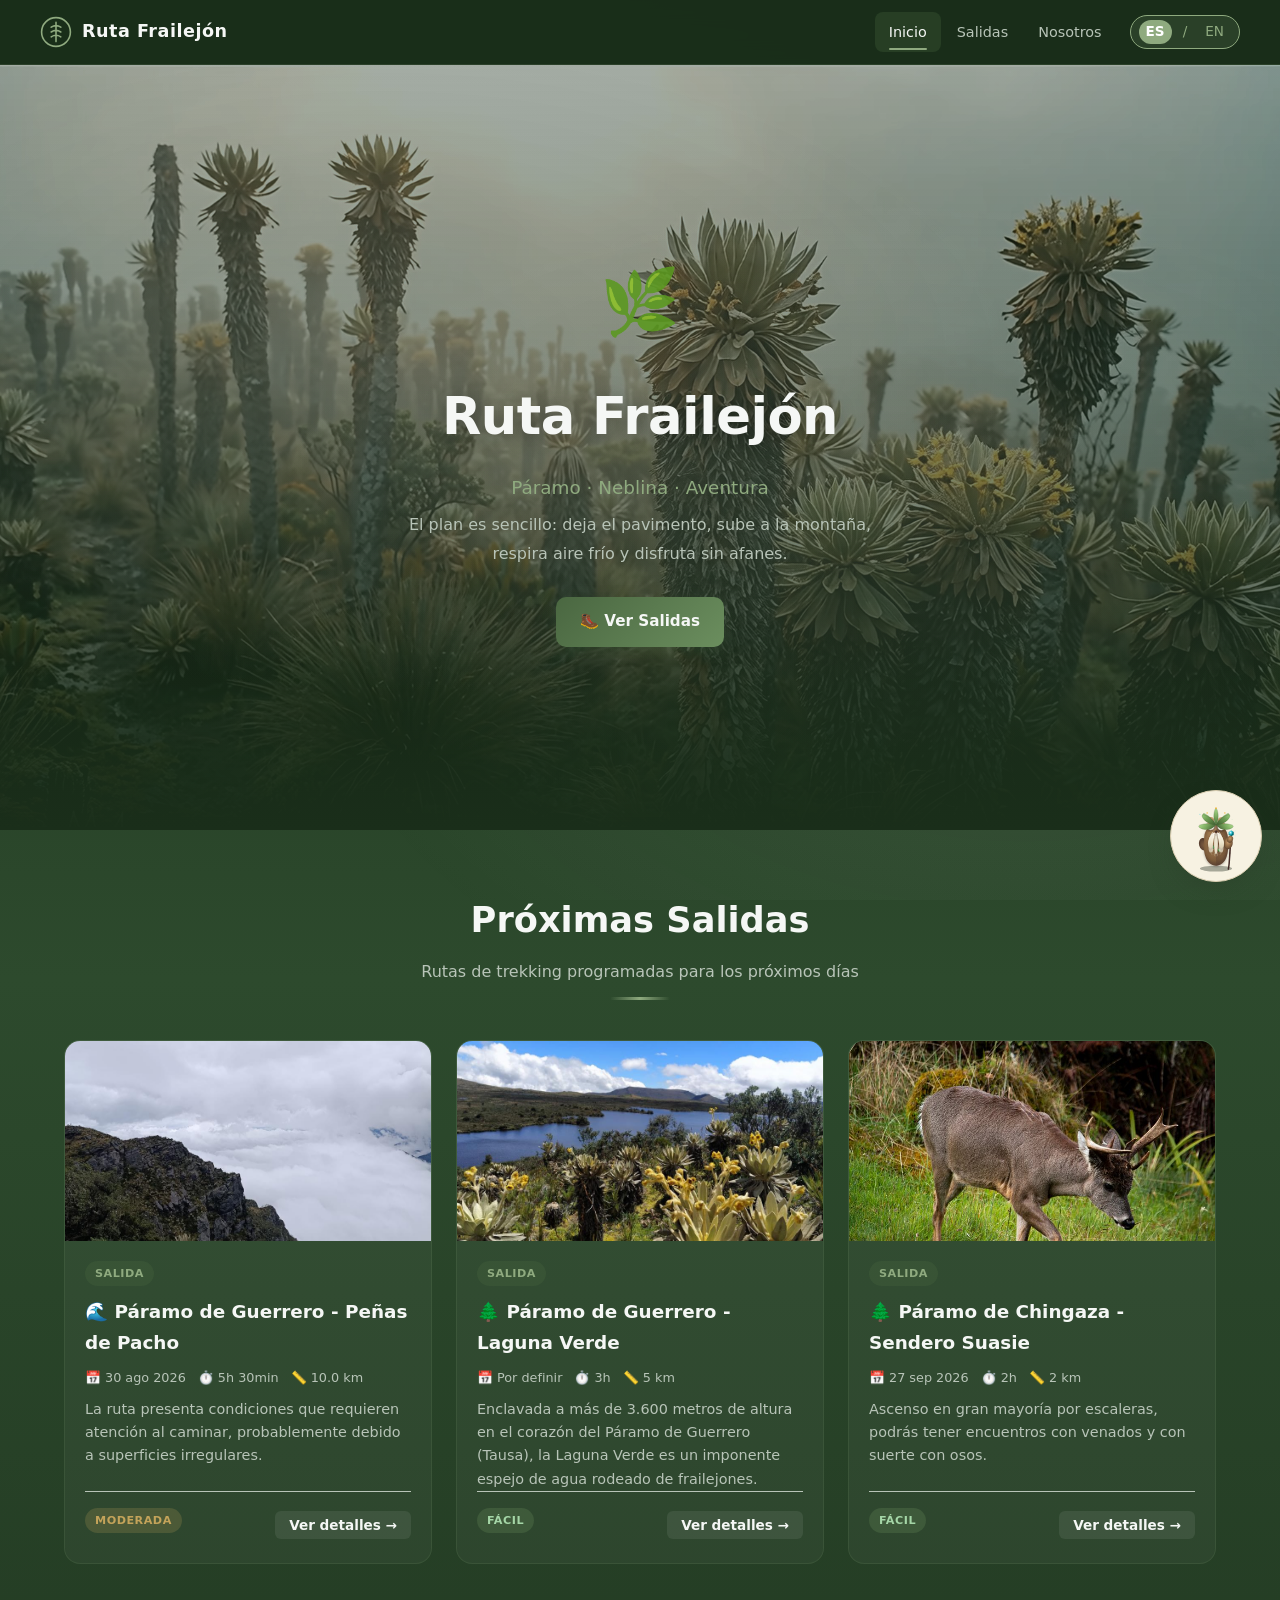
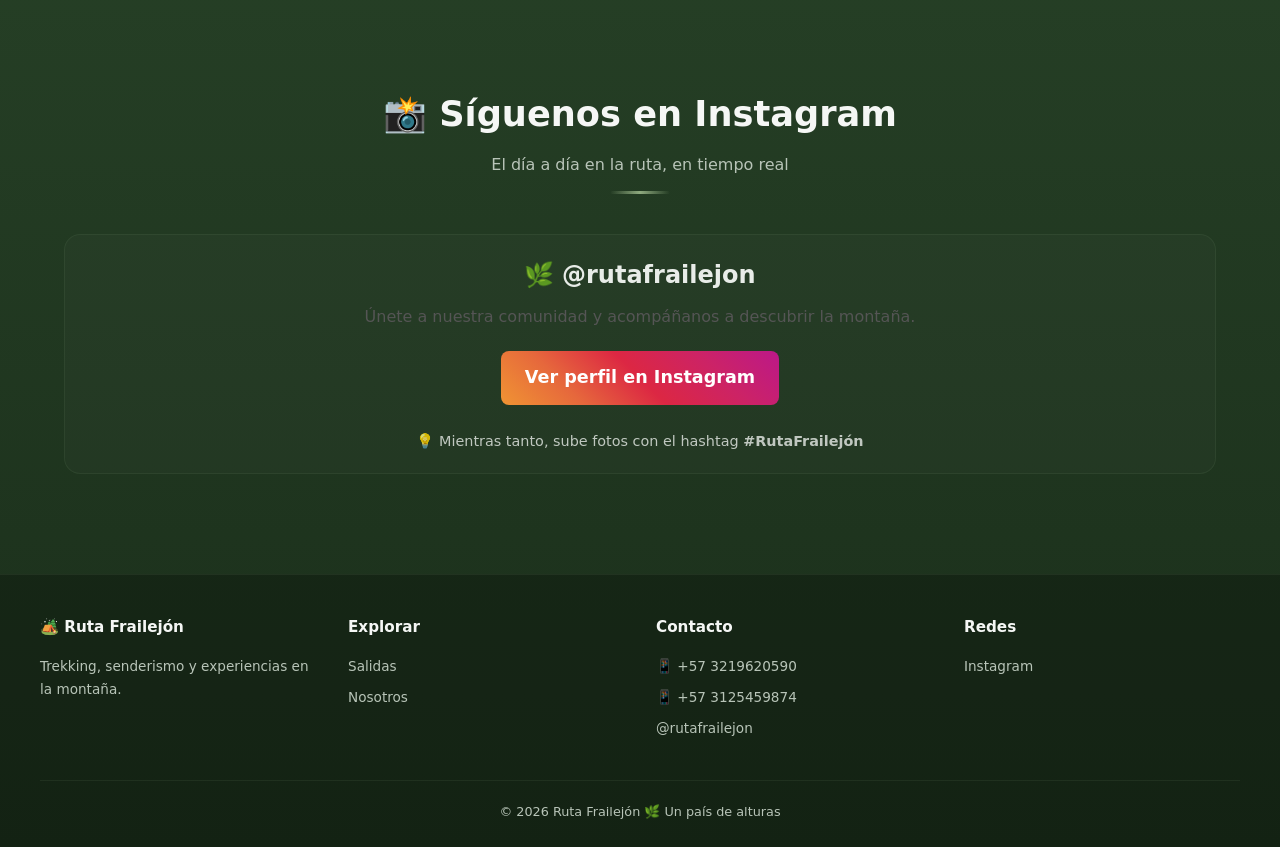
<file: index.html>
<!DOCTYPE html>
<html lang="es">
<head>
  <meta charset="UTF-8">
  <meta name="viewport" content="width=device-width, initial-scale=1.0">
  <title data-i18n="title">Ruta Frailejón — Páramo, Neblina y Aventura</title>
  <meta name="description" data-i18n="meta_desc" content="salidas de trekking, actividades al aire libre y experiencias en la naturaleza">
  <link rel="stylesheet" href="/assets/css/style.css">
  <link rel="icon" type="image/svg+xml" href="/assets/icons/frailejon-icon.svg">
  <script src="https://identity.netlify.com/v1/netlify-identity-widget.js"></script>
  <style>
    /* ==========================================
       TOGGLE DE IDIOMA
       ========================================== */
    .lang-toggle {
      display: flex;
      align-items: center;
      gap: 4px;
      background: rgba(143, 170, 127, 0.15);
      border: 1px solid #8faa7f;
      border-radius: 20px;
      padding: 4px 8px;
      cursor: pointer;
      font-family: inherit;
      font-size: 0.85rem;
      color: #8faa7f;
      transition: all 0.3s ease;
      margin-left: 12px;
      flex-shrink: 0;
    }
    .lang-toggle:hover {
      background: rgba(143, 170, 127, 0.3);
    }
    .lang-toggle span {
      padding: 2px 7px;
      border-radius: 12px;
      transition: all 0.3s ease;
      line-height: 1.4;
    }
    .lang-toggle .active-lang {
      background: #8faa7f;
      color: #fff;
      font-weight: 600;
    }

    /* ==========================================
       NAVEGACIÓN
       ========================================== */
    .nav-links {
      display: flex;
      align-items: center;
      list-style: none;
      margin: 0;
      padding: 0;
      gap: 2px;
    }
    .nav-links li {
      display: flex;
      align-items: center;
    }
    .nav-links li a {
      padding: 8px 14px;
      border-radius: 8px;
      transition: background 0.2s ease;
      white-space: nowrap;
    }

    /* ==========================================
       MENÚ MÓVIL
       ========================================== */
    @media (max-width: 768px) {
      .nav-container {
        position: relative;
      }
      .nav-links {
        position: absolute;
        top: 100%;
        left: 0;
        right: 0;
        background: rgba(18, 28, 18, 0.98);
        backdrop-filter: blur(12px);
        flex-direction: column;
        align-items: stretch;
        padding: 12px 20px 20px;
        gap: 2px;
        border-top: 1px solid rgba(143, 170, 127, 0.15);
        transform: translateY(-10px);
        opacity: 0;
        pointer-events: none;
        transition: all 0.3s ease;
        z-index: 999;
        display: flex !important;
      }
      .nav-links.activo,
      .nav-links.open,
      .nav-links.show {
        transform: translateY(0);
        opacity: 1;
        pointer-events: auto;
      }
      .nav-links li {
        width: 100%;
        justify-content: center;
      }
      .nav-links li a {
        display: block;
        width: 100%;
        padding: 14px 16px;
        text-align: center;
        font-size: 1.1rem;
      }
      .nav-links li a.active {
        background: rgba(143, 170, 127, 0.15);
      }
      .lang-toggle-li {
        justify-content: center;
        margin-top: 8px;
        padding-top: 8px;
        border-top: 1px solid rgba(143, 170, 127, 0.1);
      }
      .lang-toggle {
        margin-left: 0;
        font-size: 1rem;
        padding: 6px 12px;
        gap: 6px;
      }
      .lang-toggle span {
        padding: 4px 10px;
        border-radius: 14px;
      }
    }
  </style>
  <base target="_blank">
<base target="_blank">
</head>
<body>
  <!-- Navegación -->
  <nav class="navbar">
    <div class="nav-container">
      <a href="/" class="nav-logo" target="_self">
        <svg viewBox="0 0 40 40" fill="none" xmlns="http://www.w3.org/2000/svg">
          <circle cx="20" cy="20" r="18" stroke="#8faa7f" stroke-width="2" fill="none"/>
          <path d="M20 8 L20 32 M14 14 Q20 10 26 14 M14 20 Q20 16 26 20 M14 26 Q20 22 26 26" stroke="#8faa7f" stroke-width="2" stroke-linecap="round"/>
        </svg>
        Ruta Frailejón
      </a>
      <ul class="nav-links" id="navLinks">
        <li><a href="/" class="active" data-i18n="nav_inicio" target="_self">Inicio</a></li>
        <li><a href="#salidas" data-i18n="nav_salidas" target="_self">Salidas</a></li>
        <li><a href="/nosotros.html" data-i18n="nav_nosotros" target="_self">Nosotros</a></li>
        <li class="lang-toggle-li">
          <button class="lang-toggle" id="langToggle" onclick="toggleLanguage()" aria-label="Cambiar idioma">
            <span id="langEs" class="active-lang">ES</span>
            <span>/</span>
            <span id="langEn">EN</span>
          </button>
        </li>
      </ul>
      <button class="nav-mobile-btn" onclick="toggleMenu()" aria-label="Abrir menú">☰</button>
    </div>
  </nav>

  <!-- Hero -->
  <header class="hero hero-video">
    <div class="hero-video-container">
      <video autoplay muted loop playsinline preload="auto" poster="/assets/images/portada_rt.png">
        <source src="/assets/videos/portada_rf.webm" type="video/webm">
      </video>
      <div class="hero-video-overlay"></div>
    </div>
    <div class="hero-content">
      <div class="hero-icon">🌿</div>
      <h1>Ruta Frailejón</h1>
      <p class="hero-subtitle" data-i18n="hero_subtitle">Páramo · Neblina · Aventura</p>
      <p class="hero-desc" data-i18n="hero_desc">
        El plan es sencillo: deja el pavimento, sube a la montaña, respira aire frío y disfruta sin afanes.
      </p>
      <div class="hero-btns">
        <a href="#salidas" class="btn btn-primary" data-i18n="btn_ver_salidas" target="_self">🥾 Ver Salidas</a>
      </div>
    </div>
  </header>

  <!-- Próximas Salidas Destacadas -->
  <section class="section" id="salidas">
    <div class="section-header">
      <h2 data-i18n="titulo_salidas">Próximas Salidas</h2>
      <p data-i18n="desc_salidas">Rutas de trekking programadas para los próximos días</p>
      <div class="section-divider"></div>
    </div>
    <div class="cards-grid" id="salidasContainer">

      <!-- Card 1: Peñas de Pacho -->
      <div class="card">
        <img src="/assets/images/peñas_pacho.jpg" alt="Peñas de Pacho" class="card-image">
        <div class="card-body">
          <span class="card-tag tag-salida" data-i18n="tag_salida">Salida</span>
          <h3>🌊 <span data-i18n="ruta_pacho">Páramo de Guerrero - Peñas de Pacho</span></h3>
          <div class="card-meta">
            <span>📅 <span data-i18n="fecha_pacho">30 Ago 2026</span></span>
            <span>⏱️ 5h 30min</span>
            <span>📏 10.0 km</span>
          </div>
          <p data-i18n="desc_pacho">La ruta presenta condiciones que requieren atención al caminar, probablemente debido a superficies irregulares.</p>
          <div class="card-footer">
            <span class="card-tag tag-moderada" data-i18n="tag_moderada">Moderada</span>
            <button class="btn btn-small btn-secondary" onclick="openModal('Peñas de Pacho', '573219620590')" data-i18n="btn_detalles">Ver detalles →</button>
          </div>
        </div>
      </div>

      <!-- Card 2: Laguna Verde -->
      <div class="card">
        <img src="/assets/images/laguna_verde.jpeg" alt="Laguna Verde" class="card-image">
        <div class="card-body">
          <span class="card-tag tag-salida" data-i18n="tag_salida">Salida</span>
          <h3>🌲 <span data-i18n="ruta_verde">Páramo de Guerrero - Laguna Verde</span></h3>
          <div class="card-meta">
            <span>📅 <span data-i18n="fecha_verde">13 sep 2026</span></span>
            <span>⏱️ 3h</span>
            <span>📏 5 km</span>
          </div>
          <p data-i18n="desc_verde">Enclavada a más de 3.600 metros de altura en el corazón del Páramo de Guerrero (Tausa), la Laguna Verde es un imponente espejo de agua rodeado de frailejones.</p>
          <div class="card-footer">
            <span class="card-tag tag-facil" data-i18n="tag_facil">Moderado</span>
            <button class="btn btn-small btn-secondary" onclick="openModal('Laguna Verde', '573219620590')" data-i18n="btn_detalles">Ver detalles →</button>
          </div>
        </div>
      </div>

      <!-- Card 3: Sendero Suasie - Paramo de chingaza -->
      <div class="card">
        <img src="/assets/images/suasie.jpg" alt="Sendero Suasie" class="card-image">
        <div class="card-body">
          <span class="card-tag tag-salida" data-i18n="tag_salida">Salida</span>
          <h3>🌲 <span data-i18n="ruta_suasie">Paramo de chingaza - Sendero Suasie</span></h3>
          <div class="card-meta">
            <span>📅 <span data-i18n="fecha_suasie">27 sep 2026</span></span>
            <span>⏱️ 2h</span>
            <span>📏 2 km</span>
          </div>
          <p data-i18n="desc_suasie">Ascenso en gran mayoria por escaleras, podras tener encuentros con venados y con suerte con osos.</p>
          <div class="card-footer">
            <span class="card-tag tag-facil" data-i18n="tag_facil">Fácil</span>
            <button class="btn btn-small btn-secondary" onclick="openModal('Sendero Suasie', '573219620590')" data-i18n="btn_detalles">Ver detalles →</button>
          </div>
        </div>
      </div>

    </div>
  </section>

  <!-- Instagram Feed -->
  <section class="section">
      <div class="section-header">
        <h2 data-i18n="titulo_instagram">📸 Síguenos en Instagram</h2>
        <p data-i18n="desc_instagram">El día a día en la ruta, en tiempo real</p>
        <div class="section-divider"></div>
      </div>
      
      <div class="instagram-section" style="text-align: center; padding: 20px;">
        <div class="instagram-cta">
          <p style="font-size: 1.5rem; margin-bottom: 8px;">🌿 <strong>@rutafrailejon</strong></p>
          <p style="margin-bottom: 20px; color: #555;" data-i18n="invitacion_instagram">
            Únete a nuestra comunidad y acompáñanos a descubrir la montaña.
          </p>
          
          <a href="https://www.instagram.com/rutafrailejon/" target="_blank" rel="noopener noreferrer" style="display: inline-block; padding: 12px 24px; background: linear-gradient(45deg, #f09433 0%, #e6683c 25%, #dc2743 50%, #cc2366 75%, #bc1888 100%); color: white; text-decoration: none; border-radius: 8px; font-weight: bold; font-size: 1.1rem; transition: transform 0.2s;">
            Ver perfil en Instagram
          </a>
  
          <p style="margin-top: 24px; font-size: 0.9rem; opacity: 0.8;" data-i18n="hint_instagram">
            💡 Mientras tanto, sube tus fotos en la ruta con el hashtag <b>#RutaFrailejón</b>
          </p>
        </div>
      </div>
    </section>

  <!-- Footer -->
  <footer class="footer">
    <div class="footer-content">
      <div class="footer-col">
        <h4>🏕️ Ruta Frailejón</h4>
        <p data-i18n="footer_desc">Trekking, senderismo y experiencias en la montaña.</p>
      </div>
      <div class="footer-col">
        <h4 data-i18n="footer_explorar">Explorar</h4>
        <a href="#salidas" data-i18n="nav_salidas" target="_self">Salidas</a>
        <a href="/nosotros.html" data-i18n="nav_nosotros" target="_self">Nosotros</a>
      </div>
      <div class="footer-col">
        <h4 data-i18n="footer_contacto">Contacto</h4>
        <p>📱 +57 3219620590</p>
        <p>📱 +57 3125459874</p>
        <p> @rutafrailejon </p>
      </div>
      <div class="footer-col">
        <h4 data-i18n="footer_redes">Redes</h4>
        <a href="https://www.instagram.com/RutaFrailejon" target="_blank">Instagram</a>
      </div>
    </div>
    <div class="footer-bottom">
      <p data-i18n="footer_copy">© 2026 Ruta Frailejón 🌿 Un país de alturas</p>
    </div>
  </footer>

  <!-- Modal de Detalles -->
  <div id="detalleModal" class="modal-overlay">
    <div class="modal-box">
      <button class="modal-close" onclick="closeModal()">✕</button>
      <div class="modal-icon">🥾</div>
      <h3 id="modalTitulo" class="modal-titulo"></h3>
      <p class="modal-subtitulo" data-i18n="modal_subtitulo">¿Cómo quieres conocer más de esta salida?</p>

      <div class="modal-botones">
        <a id="modalInstagram" href="#" target="_blank" class="btn-modal btn-instagram" data-i18n="btn_instagram">
          📸 Ver en Instagram
        </a>
        <a id="modalWhatsapp" href="#" target="_blank" class="btn-modal btn-whatsapp" data-i18n="btn_whatsapp">
          💬 Escribir por WhatsApp
        </a>
      </div>

      <p class="modal-nota" data-i18n="modal_nota">Se abrirá en una nueva pestaña</p>
    </div>
  </div>

  <script src="/assets/js/main.js"></script>
  <script>
    // ==========================================
    // SISTEMA DE TRADUCCIÓN BILINGÜE
    // ==========================================
    const translations = {
      es: {
        title: "Ruta Frailejón — Páramo, Neblina y Aventura",
        meta_desc: "salidas de trekking, actividades al aire libre y experiencias en la naturaleza",
        nav_inicio: "Inicio",
        nav_salidas: "Salidas",
        nav_nosotros: "Nosotros",
        hero_subtitle: "Páramo · Neblina · Aventura",
        hero_desc: "El plan es sencillo: deja el pavimento, sube a la montaña, respira aire frío y disfruta sin afanes.",
        btn_ver_salidas: "🥾 Ver Salidas",
        titulo_salidas: "Próximas Salidas",
        desc_salidas: "Rutas de trekking programadas para los próximos días",
        tag_salida: "Salida",
        
        // --- Traducciones actualizadas para las salidas ---
        ruta_pacho: "Páramo de Guerrero - Peñas de Pacho",
        fecha_pacho: "30 ago 2026",
        desc_pacho: "La ruta presenta condiciones que requieren atención al caminar, probablemente debido a superficies irregulares.",
        
        ruta_verde: "Páramo de Guerrero - Laguna Verde",
        fecha_verde: "Por definir",
        desc_verde: "Enclavada a más de 3.600 metros de altura en el corazón del Páramo de Guerrero (Tausa), la Laguna Verde es un imponente espejo de agua rodeado de frailejones.",

        ruta_suasie: "Páramo de Chingaza - Sendero Suasie",
        fecha_suasie: "27 sep 2026",
        desc_suasie: "Ascenso en gran mayoría por escaleras, podrás tener encuentros con venados y con suerte con osos.",
        // ------------------------------------------------
        
        tag_moderada: "Moderada",
        tag_facil: "Fácil",
        btn_detalles: "Ver detalles →",
        titulo_instagram: "📸 Síguenos en Instagram",
        desc_instagram: "El día a día en la ruta, en tiempo real",
        invitacion_instagram: "Únete a nuestra comunidad y acompáñanos a descubrir la montaña.",
        hint_instagram: '💡 Mientras tanto, sube fotos con el hashtag <b>#RutaFrailejón</b>',
        footer_desc: "Trekking, senderismo y experiencias en la montaña.",
        footer_explorar: "Explorar",
        footer_contacto: "Contacto",
        footer_redes: "Redes",
        footer_copy: "© 2026 Ruta Frailejón 🌿 Un país de alturas",
        modal_subtitulo: "¿Cómo quieres conocer más de esta salida?",
        btn_instagram: "📸 Ver en Instagram",
        btn_whatsapp: "💬 Escribir por WhatsApp",
        modal_nota: "Se abrirá en una nueva pestaña",
        
        // --- Mensajes para el botón de WhatsApp ---
        msg_pacho: "Hola Ruta Frailejón, quiero más info sobre la salida a Peñas de Pacho 🌊",
        msg_verde: "Hola Ruta Frailejón, quiero más info sobre la salida a Laguna Verde 🌲",
        msg_Suasie: "Hola Ruta Frailejón, quiero más info sobre la salida a Sendero Suasie 🌲"
      },
      en: {
        title: "Ruta Frailejón — Páramo, Mist & Adventure",
        meta_desc: "trekking outings, outdoor activities and nature experiences",
        nav_inicio: "Home",
        nav_salidas: "Outings",
        nav_nosotros: "About Us",
        hero_subtitle: "Páramo · Mist · Adventure",
        hero_desc: "The plan is simple: leave the pavement, climb the mountain, breathe cold air and enjoy without rush.",
        btn_ver_salidas: "🥾 See Outings",
        titulo_salidas: "Upcoming Outings",
        desc_salidas: "Scheduled trekking routes for the coming days",
        tag_salida: "Outing",
        
        // --- Traducciones actualizadas para las salidas ---
        ruta_pacho: "Páramo de Guerrero - Peñas de Pacho",
        fecha_pacho: "30 Aug 2026",
        desc_pacho: "The route presents conditions that require attention while walking, likely due to uneven surfaces.",
        
        ruta_verde: "Páramo de Guerrero - Laguna Verde",
        fecha_verde: "To be defined",
        desc_verde: "Nestled at over 3,600 meters in the heart of the Guerrero Moor (Tausa), the Green Lagoon is a stunning water mirror surrounded by frailejones.",


        ruta_suasie: "Páramo de Chingaza  - Suasie Trail",
        fecha_suasie: "27 Sep 2026",
        desc_suasie: "Mostly uphill via stairs, you may encounter deer and, with luck, bears.",
        // ------------------------------------------------
        
        tag_moderada: "Moderate",
        tag_facil: "Easy",
        btn_detalles: "See details →",
        titulo_instagram: "📸 Follow us on Instagram",
        desc_instagram: "Day-to-day on the trail, in real time",
        invitacion_instagram: "Join our community and discover the mountain with us.",
        hint_instagram: '💡 In the meantime, upload photos with the hashtag <b>#RutaFrailejón</b>',
        footer_desc: "Trekking, hiking and mountain experiences.",
        footer_explorar: "Explore",
        footer_contacto: "Contact",
        footer_redes: "Social",
        footer_copy: "© 2026 Ruta Frailejón 🌿 A country of heights",
        modal_subtitulo: "How would you like to learn more about this outing?",
        btn_instagram: "📸 View on Instagram",
        btn_whatsapp: "💬 Message on WhatsApp",
        modal_nota: "Will open in a new tab",
        
        // --- Mensajes para el botón de WhatsApp ---
        msg_pacho: "Hello Ruta Frailejón, I want more info about the Peñas de Pacho outing 🌊",
        msg_verde: "Hello Ruta Frailejón, I want more info about the Green Lagoon outing 🌲",
        msg_Suasie: "Hola Ruta Frailejón,  I want more info about the Sendero Suasie outing🌲"
      }
    };

    let currentLang = localStorage.getItem('rf_lang') || 'es';

    function setLanguage(lang) {
      currentLang = lang;
      localStorage.setItem('rf_lang', lang);
      document.documentElement.lang = lang;

      // Actualizar todos los elementos con data-i18n
      document.querySelectorAll('[data-i18n]').forEach(el => {
        const key = el.getAttribute('data-i18n');
        if (translations[lang][key]) {
          if (key === 'title') {
            el.textContent = translations[lang][key];
          } else if (key === 'meta_desc') {
            el.setAttribute('content', translations[lang][key]);
          } else if (key === 'embed_instagram' || key === 'hint_instagram') {
            el.innerHTML = translations[lang][key];
          } else {
            el.textContent = translations[lang][key];
          }
        }
      });

      // Actualizar indicadores visuales del toggle
      const esSpan = document.getElementById('langEs');
      const enSpan = document.getElementById('langEn');
      if (lang === 'es') {
        esSpan.classList.add('active-lang');
        enSpan.classList.remove('active-lang');
      } else {
        enSpan.classList.add('active-lang');
        esSpan.classList.remove('active-lang');
      }
    }

    function toggleLanguage() {
      const newLang = currentLang === 'es' ? 'en' : 'es';
      setLanguage(newLang);
    }

    // Inicializar idioma al cargar
    document.addEventListener('DOMContentLoaded', () => {
      setLanguage(currentLang);
    });

    // ==========================================
    // MODAL (actualizado para las nuevas rutas)
    // ==========================================
    function openModal(ruta, telefono) {
      const t = translations[currentLang];
      
      const mensajes = {
        'Peñas de Pacho': t.msg_pacho,
        'Laguna Verde': t.msg_verde,
        'Sendero Suasie': t.msg_Suasie
      };

      // Mostrar nombre traducido en el modal
      const nombresTraducidos = {
        'Peñas de Pacho': t.ruta_pacho,
        'Laguna Verde': t.ruta_verde,
        'Sendero Suasie': t.msg_Suasie
      };

      document.getElementById('modalTitulo').textContent = nombresTraducidos[ruta] || ruta;
      document.getElementById('modalInstagram').href = 'https://www.instagram.com/RutaFrailejon';
      document.getElementById('modalWhatsapp').href = 'https://wa.me/' + telefono + '?text=' + encodeURIComponent(mensajes[ruta]);
      document.getElementById('detalleModal').classList.add('activo');
      document.body.style.overflow = 'hidden';
    }

    function closeModal() {
      document.getElementById('detalleModal').classList.remove('activo');
      document.body.style.overflow = '';
    }

    document.getElementById('detalleModal').addEventListener('click', function(e) {
      if (e.target === this) closeModal();
    });

    document.addEventListener('keydown', function(e) {
      if (e.key === 'Escape') closeModal();
    });
  </script>

  <!-- Redefinir toggleMenu() para que funcione con nuestro menú -->
  <script>
    (function() {
      // Guardar referencia al menú
      var navLinks = document.getElementById('navLinks');

      // Redefinir toggleMenu global para que use nuestra clase .activo
      window.toggleMenu = function() {
        if (navLinks) {
          navLinks.classList.toggle('activo');
        }
      };

      // Cerrar menú al hacer click en un link (móvil)
      document.addEventListener('DOMContentLoaded', function() {
        document.querySelectorAll('.nav-links a').forEach(function(link) {
          link.addEventListener('click', function() {
            if (window.innerWidth <= 768 && navLinks) {
              navLinks.classList.remove('activo');
            }
          });
        });

        // Forzar links internos a abrir en misma pestaña
        document.querySelectorAll('a').forEach(function(link) {
          var href = link.getAttribute('href') || '';
          if (!href.startsWith('http') && link.getAttribute('target') !== '_blank') {
            link.setAttribute('target', '_self');
          }
        });
      });
    })();
  </script>

<!-- ================================================================
     WIDGET: FRAILEJÓN ANCIANO · chat flotante con selector de temas
     Integrado con API Guardián del Páramo (FastAPI + streaming NDJSON)
     ================================================================ -->
<!-- ================================================================
     WIDGET: FRAILEJÓN ANCIANO v4 · El Mago del Páramo con Barba Larga
     ================================================================ -->
<script>
(function () {
  'use strict';
  if (window.__frailejonWidget) return;
  window.__frailejonWidget = true;

  const CONFIG = {
    endpoint: 'https://ragguardian.onrender.com/chat',
    topicsEndpoint: 'https://ragguardian.onrender.com/temas',
    topics: [{ id: 'general', label: 'Charla libre' }],
    useMock: false,
    title: 'Don Frailejón',
    greeting: '¡Eh, bienvenido, caminante! Soy Don Frailejón: viejo de la ladera y contador de cosas. ' +
              'Elige un tema en la fila de arriba y pregúntame con confianza.'
  };

  async function callRAG(payload) {
    if (CONFIG.useMock || !CONFIG.endpoint) return mockRAG(payload);
    const ctrl = new AbortController();
    const to = setTimeout(() => ctrl.abort(), 30000);
    try {
      const r = await fetch(CONFIG.endpoint, {
        method: 'POST',
        headers: { 'Content-Type': 'application/json' },
        body: JSON.stringify({
          pregunta: payload.question,
          tema: payload.topic,
          historial: payload.history
        }),
        signal: ctrl.signal
      });
      if (!r.ok) throw new Error('HTTP ' + r.status);
      const reader = r.body.getReader();
      const decoder = new TextDecoder();
      let buffer = '', fullAnswer = '', sources = null;
      while (true) {
        const { done, value } = await reader.read();
        if (done) break;
        buffer += decoder.decode(value, { stream: true });
        const lines = buffer.split('\n');
        buffer = lines.pop();
        for (const line of lines) {
          if (!line.trim()) continue;
          try {
            const obj = JSON.parse(line);
            if (obj.t !== undefined) fullAnswer += obj.t;
            if (obj.sources) sources = obj.sources;
          } catch (e) {}
        }
      }
      if (buffer.trim()) {
        try {
          const obj = JSON.parse(buffer);
          if (obj.t !== undefined) fullAnswer += obj.t;
          if (obj.sources) sources = obj.sources;
        } catch (e) {}
      }
      return { answer: fullAnswer, sources };
    } catch (err) { throw err; }
    finally { clearTimeout(to); }
  }

  const MOCK_ANSWERS = {
    agua: [{ answer: 'Mire, vea: el páramo es una esponja...', sources: [] }],
    general: [{ answer: 'Por aquí el saber se regala, caminante...', sources: [] }]
  };
  async function mockRAG({ topic }) {
    await new Promise(r => setTimeout(r, 750 + Math.random() * 650));
    const set = MOCK_ANSWERS[topic] || MOCK_ANSWERS.general;
    return { ...set[Math.floor(Math.random() * set.length)] };
  }

  const clamp = (v, a, b) => Math.min(b, Math.max(a, v));
  const pick = a => a[Math.floor(Math.random() * a.length)];
  const esc = s => String(s).replace(/[&<>"']/g, m => ({ '&':'&amp;','<':'&lt;','>':'&gt;','"':'&quot;',"'":'&#39;' }[m]));
  const RM = matchMedia('(prefers-reduced-motion: reduce)').matches;

  if (!document.getElementById('fj-fonts')) {
    const l = document.createElement('link');
    l.id = 'fj-fonts'; l.rel = 'stylesheet';
    l.href = 'https://fonts.googleapis.com/css2?family=Fraunces:opsz,wght@9..144,600;9..144,700&family=Karla:wght@400;500;600;700&display=swap';
    document.head.appendChild(l);
  }

  const ICON_CLOSE = '<svg viewBox="0 0 24 24" fill="none" stroke="currentColor" stroke-width="2" stroke-linecap="round"><path d="M6 6l12 12M18 6L6 18"/></svg>';
  const ICON_SEND  = '<svg viewBox="0 0 24 24" fill="currentColor"><path d="M3.6 20.4 21 12 3.6 3.6 3.6 10l12 2-12 2z"/></svg>';
  const ICON_DOC   = '<svg viewBox="0 0 24 24" fill="none" stroke="currentColor" stroke-width="2" stroke-linejoin="round"><path d="M7 3h7l4 4v14H7z"/><path d="M14 3v4h4"/></svg>';

  const MOUTH = {
    smile: 'M94 142 Q100 147 106 142 Q100 144 94 142 Z',
    open : 'M93 141 Q100 150 107 141 Q100 143 93 141 Z',
    mid  : 'M94 142 Q100 145 106 142 Q100 143 94 142 Z'
  };

  function charSVG(uid) {
    return `<svg class="fj" viewBox="0 0 200 280" aria-hidden="true" style="overflow:visible">
      <defs>
        <radialGradient id="bodyGrad${uid}" cx="45%" cy="40%" r="60%">
          <stop offset="0%" stop-color="#c49a6c"/>
          <stop offset="40%" stop-color="#a07850"/>
          <stop offset="80%" stop-color="#7a5a3a"/>
          <stop offset="100%" stop-color="#5a4030"/>
        </radialGradient>
        <radialGradient id="bodyDark${uid}" cx="55%" cy="60%" r="50%">
          <stop offset="0%" stop-color="#8a6848"/>
          <stop offset="100%" stop-color="#5a4030"/>
        </radialGradient>
        <linearGradient id="leafG1${uid}" x1="0%" y1="100%" x2="0%" y2="0%">
          <stop offset="0%" stop-color="#4a6b3a"/>
          <stop offset="50%" stop-color="#7aa85e"/>
          <stop offset="100%" stop-color="#a8d888"/>
        </linearGradient>
        <linearGradient id="leafG2${uid}" x1="0%" y1="100%" x2="0%" y2="0%">
          <stop offset="0%" stop-color="#3f5d30"/>
          <stop offset="60%" stop-color="#6b9a52"/>
          <stop offset="100%" stop-color="#96c878"/>
        </linearGradient>
        <radialGradient id="gemGrad${uid}" cx="35%" cy="35%" r="55%">
          <stop offset="0%" stop-color="#b2ebf2"/>
          <stop offset="40%" stop-color="#4dd0e1"/>
          <stop offset="80%" stop-color="#00838f"/>
          <stop offset="100%" stop-color="#006064"/>
        </radialGradient>
        <radialGradient id="gemInn${uid}" cx="30%" cy="30%" r="40%">
          <stop offset="0%" stop-color="#e0f7fa"/>
          <stop offset="100%" stop-color="#4dd0e1" stop-opacity="0"/>
        </radialGradient>
        <linearGradient id="mustG${uid}" x1="0%" y1="0%" x2="0%" y2="100%">
          <stop offset="0%" stop-color="#fdfbf5"/>
          <stop offset="60%" stop-color="#f0e8d0"/>
          <stop offset="100%" stop-color="#d8ccb0"/>
        </linearGradient>
        <linearGradient id="beardG${uid}" x1="0%" y1="0%" x2="0%" y2="100%">
          <stop offset="0%" stop-color="#fdfbf5"/>
          <stop offset="30%" stop-color="#f5f0e0"/>
          <stop offset="70%" stop-color="#e8dcc8"/>
          <stop offset="100%" stop-color="#d4c8b0"/>
        </linearGradient>
        <radialGradient id="chestEye${uid}" cx="40%" cy="40%" r="50%">
          <stop offset="0%" stop-color="#a5d6a7"/>
          <stop offset="70%" stop-color="#4caf50"/>
          <stop offset="100%" stop-color="#2e7d32"/>
        </radialGradient>
        <radialGradient id="eyeGrad${uid}" cx="45%" cy="40%" r="50%">
          <stop offset="0%" stop-color="#5a4a3a"/>
          <stop offset="100%" stop-color="#2a1f18"/>
        </radialGradient>
        <filter id="shad${uid}" x="-20%" y="-20%" width="140%" height="140%">
          <feDropShadow dx="0" dy="3" stdDeviation="3" flood-color="#1a0f0a" flood-opacity="0.3"/>
        </filter>
        <filter id="mistF${uid}"><feGaussianBlur stdDeviation="4"/></filter>
        <filter id="glowF${uid}">
          <feGaussianBlur stdDeviation="2" result="blur"/>
          <feMerge><feMergeNode in="blur"/><feMergeNode in="SourceGraphic"/></feMerge>
        </filter>
        <clipPath id="eyeL${uid}"><ellipse cx="82" cy="112" rx="12" ry="14"/></clipPath>
        <clipPath id="eyeR${uid}"><ellipse cx="118" cy="113" rx="12" ry="14"/></clipPath>
      </defs>

      <ellipse cx="100" cy="258" rx="55" ry="10" fill="#0f1a0f" opacity="0.35"/>

      <g class="c-mist" opacity="0">
        <ellipse cx="40" cy="220" rx="25" ry="12" fill="#a8c4a0" filter="url(#mistF${uid})" opacity="0.3"/>
      </g>
      <g class="c-mist" opacity="0">
        <ellipse cx="160" cy="200" rx="20" ry="10" fill="#a8c4a0" filter="url(#mistF${uid})" opacity="0.25"/>
      </g>
      <g class="c-mist" opacity="0">
        <ellipse cx="100" cy="50" rx="30" ry="15" fill="#c8e0c0" filter="url(#mistF${uid})" opacity="0.2"/>
      </g>

      <circle cx="45" cy="80" r="2" fill="#4dd0e1" opacity="0.5">
        <animate attributeName="opacity" values="0.2;0.6;0.2" dur="3s" repeatCount="indefinite"/>
        <animate attributeName="cy" values="80;70;80" dur="3s" repeatCount="indefinite"/>
      </circle>
      <circle cx="155" cy="100" r="1.5" fill="#a5d6a7" opacity="0.4">
        <animate attributeName="opacity" values="0.1;0.5;0.1" dur="4s" repeatCount="indefinite"/>
        <animate attributeName="cy" values="100;90;100" dur="4s" repeatCount="indefinite"/>
      </circle>

      <ellipse cx="58" cy="175" rx="16" ry="22" fill="url(#bodyDark${uid})" transform="rotate(-15 58 175)"/>

      <g>
        <path d="M152 150 Q148 190 145 240 Q144 252 142 260" fill="none" stroke="#3e2723" stroke-width="5" stroke-linecap="round"/>
        <path d="M152 150 Q148 190 145 240" fill="none" stroke="#5d4037" stroke-width="2" stroke-linecap="round" opacity="0.5"/>
        <circle cx="149" cy="175" r="2.5" fill="#2e1c15" opacity="0.6"/>
        <circle cx="147.5" cy="205" r="2" fill="#2e1c15" opacity="0.5"/>
        <g class="c-gem" transform="translate(152,138)">
          <polygon points="0,-10 8.7,-5 8.7,5 0,10 -8.7,5 -8.7,-5" fill="url(#gemGrad${uid})" stroke="#80deea" stroke-width="0.8"/>
          <polygon points="0,-6 5.2,-3 5.2,3 0,6 -5.2,3 -5.2,-3" fill="url(#gemInn${uid})"/>
          <circle cx="-3" cy="-3" r="1.5" fill="#fff" opacity="0.7"/>
          <line x1="0" y1="-14" x2="0" y2="-18" stroke="#4dd0e1" stroke-width="1" opacity="0.6"/>
          <line x1="12" y1="-7" x2="15" y2="-9" stroke="#4dd0e1" stroke-width="1" opacity="0.6"/>
          <line x1="12" y1="7" x2="15" y2="9" stroke="#4dd0e1" stroke-width="1" opacity="0.6"/>
        </g>
      </g>

      <g class="c-root" filter="url(#shad${uid})">
        <path d="M100 108 C124 108 138 126 140 148 C142 170 144 195 136 218 C130 238 116 248 100 248 C84 248 70 238 64 218 C56 195 58 170 60 148 C62 126 76 108 100 108 Z" fill="url(#bodyGrad${uid})"/>
        <path d="M100 108 C124 108 138 126 140 148 C142 170 144 195 136 218 C130 238 116 248 100 248 L100 108 Z" fill="url(#bodyDark${uid})" opacity="0.4"/>
        <ellipse cx="85" cy="140" rx="15" ry="10" fill="#b08a60" opacity="0.15"/>
        <ellipse cx="115" cy="160" rx="12" ry="8" fill="#8a6848" opacity="0.1"/>
        <ellipse cx="90" cy="120" rx="18" ry="10" fill="#d4b898" opacity="0.25" transform="rotate(-15 90 120)"/>
      </g>

      <g class="c-chest" filter="url(#glowF${uid})">
        <ellipse cx="88" cy="185" rx="7" ry="5" fill="url(#chestEye${uid})" stroke="#2e7d32" stroke-width="0.8"/>
        <ellipse cx="88" cy="183.5" rx="2.5" ry="1.8" fill="#a5d6a7" opacity="0.8"/>
        <ellipse cx="112" cy="195" rx="6" ry="4.5" fill="url(#chestEye${uid})" stroke="#2e7d32" stroke-width="0.8"/>
        <ellipse cx="112" cy="193.8" rx="2" ry="1.5" fill="#a5d6a7" opacity="0.8"/>
      </g>

      <ellipse cx="142" cy="172" rx="15" ry="20" fill="url(#bodyGrad${uid})" transform="rotate(10 142 172)"/>
      <ellipse cx="148" cy="158" rx="10" ry="12" fill="url(#bodyGrad${uid})" transform="rotate(25 148 158)"/>

      <!-- ========== BARBA LARGA ========== -->
      <g class="c-beard" filter="url(#shad${uid})">
        <path d="M96 138 C94 155 92 175 95 195 C96 205 98 210 100 210 C102 210 104 205 105 195 C108 175 106 155 104 138 Z" fill="url(#beardG${uid})" opacity="0.95"/>
        <path d="M98 140 C97 160 96 180 98 200" fill="none" stroke="#e8dcc8" stroke-width="1.5" stroke-linecap="round" opacity="0.6"/>
        <path d="M92 136 C84 148 78 168 80 188 C81 198 84 204 87 202 C90 200 91 192 90 182 C88 165 90 148 94 136 Z" fill="url(#beardG${uid})" opacity="0.9"/>
        <path d="M88 145 Q82 165 84 190" fill="none" stroke="#e8dcc8" stroke-width="1.2" stroke-linecap="round" opacity="0.5"/>
        <path d="M108 136 C116 148 122 168 120 188 C119 198 116 204 113 202 C110 200 109 192 110 182 C112 165 110 148 106 136 Z" fill="url(#beardG${uid})" opacity="0.9"/>
        <path d="M112 145 Q118 165 116 190" fill="none" stroke="#e8dcc8" stroke-width="1.2" stroke-linecap="round" opacity="0.5"/>
        <path d="M88 134 C78 146 72 170 75 192 C76 200 79 205 82 203 C85 201 86 194 84 184 C82 168 84 150 90 134 Z" fill="url(#beardG${uid})" opacity="0.85"/>
        <path d="M82 148 Q76 172 78 195" fill="none" stroke="#e8dcc8" stroke-width="1" stroke-linecap="round" opacity="0.4"/>
        <path d="M112 134 C122 146 128 170 125 192 C124 200 121 205 118 203 C115 201 114 194 116 184 C118 168 116 150 110 134 Z" fill="url(#beardG${uid})" opacity="0.85"/>
        <path d="M118 148 Q124 172 122 195" fill="none" stroke="#e8dcc8" stroke-width="1" stroke-linecap="round" opacity="0.4"/>
        <path d="M98 140 C96 158 94 178 97 198 C98 206 100 208 100 208 C100 208 102 206 103 198 C106 178 104 158 102 140 Z" fill="#f0e8d0" opacity="0.7"/>
        <path d="M95 205 Q93 212 96 215" fill="none" stroke="#d4c8b0" stroke-width="1.5" stroke-linecap="round" opacity="0.7"/>
        <path d="M105 205 Q107 212 104 215" fill="none" stroke="#d4c8b0" stroke-width="1.5" stroke-linecap="round" opacity="0.7"/>
        <path d="M85 200 Q82 208 85 210" fill="none" stroke="#d4c8b0" stroke-width="1.2" stroke-linecap="round" opacity="0.6"/>
        <path d="M115 200 Q118 208 115 210" fill="none" stroke="#d4c8b0" stroke-width="1.2" stroke-linecap="round" opacity="0.6"/>
      </g>

      <g filter="url(#shad${uid})">
        <path d="M96 134 C88 138 78 148 74 162 C71 172 73 182 78 188 C82 192 86 188 88 180 C90 170 92 158 94 148 C95 142 97 138 96 134 Z" fill="url(#mustG${uid})"/>
        <path d="M104 134 C112 138 122 148 126 162 C129 172 127 182 122 188 C118 192 114 188 112 180 C110 170 108 158 106 148 C105 142 103 138 104 134 Z" fill="url(#mustG${uid})"/>
        <path d="M90 142 Q82 155 80 170" fill="none" stroke="#e8e0c8" stroke-width="2" stroke-linecap="round" opacity="0.6"/>
        <path d="M86 140 Q76 152 76 168" fill="none" stroke="#f5f0e0" stroke-width="1.5" stroke-linecap="round" opacity="0.5"/>
        <path d="M110 142 Q118 155 120 170" fill="none" stroke="#e8e0c8" stroke-width="2" stroke-linecap="round" opacity="0.6"/>
        <path d="M114 140 Q124 152 124 168" fill="none" stroke="#f5f0e0" stroke-width="1.5" stroke-linecap="round" opacity="0.5"/>
      </g>

      <ellipse cx="100" cy="132" rx="5" ry="4" fill="#3e2723" opacity="0.9"/>
      <ellipse cx="99" cy="131" rx="1.5" ry="1" fill="#6d4c41" opacity="0.5"/>

      <g>
        <ellipse cx="82" cy="112" rx="13" ry="15" fill="#fdfbf1" stroke="#3e2723" stroke-width="1.2" filter="url(#shad${uid})"/>
        <g clip-path="url(#eyeL${uid})">
          <ellipse cx="82" cy="112" rx="7" ry="8" fill="url(#eyeGrad${uid})"/>
          <circle cx="79" cy="109" r="2.5" fill="#fff" opacity="0.9"/>
          <circle cx="84" cy="114" r="1.2" fill="#fff" opacity="0.6"/>
          <rect x="68" y="95" width="28" height="14" fill="#c49a6c" opacity="0.85"/>
          <path d="M68 109 Q82 104 96 109" fill="none" stroke="#a07850" stroke-width="1.5"/>
        </g>
        <g class="c-lid" clip-path="url(#eyeL${uid})">
          <rect x="68" y="95" width="28" height="28" fill="#c49a6c"/>
          <path d="M68 109 Q82 104 96 109" fill="none" stroke="#8a6848" stroke-width="1"/>
        </g>
        <ellipse cx="82" cy="128" rx="8" ry="3" fill="#5a4030" opacity="0.2"/>
      </g>

      <g>
        <ellipse cx="118" cy="113" rx="13" ry="15" fill="#fdfbf1" stroke="#3e2723" stroke-width="1.2" filter="url(#shad${uid})"/>
        <g clip-path="url(#eyeR${uid})">
          <ellipse cx="118" cy="113" rx="7" ry="8" fill="url(#eyeGrad${uid})"/>
          <circle cx="115" cy="110" r="2.5" fill="#fff" opacity="0.9"/>
          <circle cx="120" cy="115" r="1.2" fill="#fff" opacity="0.6"/>
          <rect x="104" y="96" width="28" height="15" fill="#c49a6c" opacity="0.9"/>
          <path d="M104 111 Q118 105 132 111" fill="none" stroke="#a07850" stroke-width="1.5"/>
        </g>
        <g class="c-lid" clip-path="url(#eyeR${uid})">
          <rect x="104" y="96" width="28" height="28" fill="#c49a6c"/>
          <path d="M104 111 Q118 105 132 111" fill="none" stroke="#8a6848" stroke-width="1"/>
        </g>
        <ellipse cx="118" cy="129" rx="8" ry="3" fill="#5a4030" opacity="0.2"/>
      </g>

      <path d="M70 100 Q82 94 92 100" fill="none" stroke="#f5f0e0" stroke-width="4" stroke-linecap="round" opacity="0.9"/>
      <path d="M72 98 Q82 93 90 98" fill="none" stroke="#e8e0c8" stroke-width="2" stroke-linecap="round" opacity="0.7"/>
      <path d="M108 101 Q118 95 130 101" fill="none" stroke="#f5f0e0" stroke-width="4" stroke-linecap="round" opacity="0.9"/>
      <path d="M110 99 Q118 94 128 99" fill="none" stroke="#e8e0c8" stroke-width="2" stroke-linecap="round" opacity="0.7"/>

      <g class="c-leaf">
        <path d="M100 108 C108 98 110 75 104 58 C100 50 100 50 96 58 C90 75 92 98 100 108 Z" fill="url(#leafG1${uid})" stroke="#4a6b3a" stroke-width="0.8"/>
        <path d="M100 108 L100 58" stroke="#a8d888" stroke-width="1" opacity="0.5"/>
      </g>
      <g class="c-leaf">
        <path d="M100 108 C115 102 128 82 126 62 C124 54 120 52 116 58 C106 72 100 92 100 108 Z" fill="url(#leafG2${uid})" stroke="#4a6b3a" stroke-width="0.8" transform="rotate(28 100 108)"/>
      </g>
      <g class="c-leaf">
        <path d="M100 108 C120 108 138 92 140 72 C142 64 138 60 132 64 C118 74 108 90 100 108 Z" fill="url(#leafG1${uid})" stroke="#4a6b3a" stroke-width="0.8" transform="rotate(55 100 108)"/>
      </g>
      <g class="c-leaf">
        <path d="M100 108 C85 102 72 82 74 62 C76 54 80 52 84 58 C94 72 100 92 100 108 Z" fill="url(#leafG2${uid})" stroke="#4a6b3a" stroke-width="0.8" transform="rotate(-28 100 108)"/>
      </g>
      <g class="c-leaf">
        <path d="M100 108 C80 108 62 92 60 72 C58 64 62 60 68 64 C82 74 92 90 100 108 Z" fill="url(#leafG1${uid})" stroke="#4a6b3a" stroke-width="0.8" transform="rotate(-55 100 108)"/>
      </g>
      <g class="c-leaf">
        <path d="M100 108 C112 100 122 78 118 60 C116 52 112 50 108 56 C100 70 96 88 100 108 Z" fill="url(#leafG2${uid})" stroke="#4a6b3a" stroke-width="0.8" transform="rotate(42 100 108)"/>
      </g>
      <g class="c-leaf">
        <path d="M100 108 C88 100 78 78 82 60 C84 52 88 50 92 56 C100 70 104 88 100 108 Z" fill="url(#leafG2${uid})" stroke="#4a6b3a" stroke-width="0.8" transform="rotate(-42 100 108)"/>
      </g>

      <g transform="translate(100,52)"><circle r="3" fill="#f2b53a" opacity="0.9"/><circle r="1.5" fill="#eeaa2e"/></g>
      <g transform="translate(130,68) rotate(20)"><circle r="2.5" fill="#f2b53a" opacity="0.85"/></g>
      <g transform="translate(70,68) rotate(-20)"><circle r="2.5" fill="#f2b53a" opacity="0.85"/></g>

      <path class="c-mouth" d="${MOUTH.smile}" fill="#3e2723"/>
    </svg>`;
  }

  const chars = [];
  function makeChar(container, opts = {}) {
    const uid = Math.random().toString(36).slice(2, 7);
    container.innerHTML = charSVG(uid);
    const svg = container.querySelector('svg');
    const mouthEl = svg.querySelector('.c-mouth');
    const pupils = [...svg.querySelectorAll('.c-pupil')];
    const api = {
      track: !!opts.track, thinking: false, ex: 0, ey: 0, _t: null, svg, pupils,
      blink() { svg.classList.add('blink'); setTimeout(() => svg.classList.remove('blink'), 240); },
      setMouth(m) { if (mouthEl) mouthEl.setAttribute('d', MOUTH[m]); },
      talk(on) {
        clearInterval(api._t);
        if (on) api._t = setInterval(() => api.setMouth(pick(['open', 'mid', 'open', 'smile'])), 115);
        else api.setMouth('smile');
      },
      think(on) { api.thinking = on; svg.classList.toggle('think', on); },
      tap() {
        if (RM) return;
        svg.classList.remove('tap'); void svg.getBoundingClientRect();
        svg.classList.add('tap'); setTimeout(() => svg.classList.remove('tap'), 560);
      }
    };
    (function blinkLoop() {
      setTimeout(() => { if (!document.hidden) api.blink(); blinkLoop(); }, 2600 + Math.random() * 3600);
    })();
    chars.push(api);
    return api;
  }

  const host = document.createElement('div');
  host.id = 'frailejon-widget';
  const root = host.attachShadow({ mode: 'open' });
  root.innerHTML = `
  <style>
    :host{ position:fixed; right:18px; bottom:18px; z-index:2147483000; pointer-events:none;
           width:0; height:0; font-family:Karla,system-ui,sans-serif; }
    @media (max-width:520px){ :host{ right:10px; bottom:10px; } }
    *{ box-sizing:border-box; margin:0; }
    button{ font-family:inherit; cursor:pointer; }

    .fj{ width:100%; height:100%; display:block; user-select:none; overflow:visible; }
    .c-root{ transform-box:fill-box; transform-origin:50% 100%;
             animation:fjfloat 4s ease-in-out infinite; }
    @keyframes fjfloat{ 0%,100%{ transform:translateY(0);} 50%{ transform:translateY(-5px);} }
    .c-head{ transform-box:fill-box; transform-origin:50% 88%; transition:transform .45s cubic-bezier(.34,1.5,.55,1); }
    .fj.think .c-root{ animation:fjthink 6s ease-in-out infinite; }
    @keyframes fjthink{ 0%,100%{ transform:translateY(0) rotate(0);} 50%{ transform:translateY(-3px) rotate(-2deg);} }
    .c-brow{ transform-box:fill-box; transition:transform .4s cubic-bezier(.34,1.5,.55,1); }
    .fj.think .c-brow{ transform:translateY(2px); }
    .c-lid{ transform:translateY(-16px); transition:transform .15s ease; }
    .fj.blink .c-lid{ animation:fjblink .22s ease; }
    @keyframes fjblink{ 40%,60%{ transform:translateY(0);} }
    .c-cane{ transform-box:fill-box; transform-origin:30% 95%; }
    .fj.tap .c-cane{ animation:fjtap .5s ease-out; }
    @keyframes fjtap{ 25%{ transform:rotate(4.5deg);} 55%{ transform:rotate(-1deg);} 80%{ transform:rotate(2deg);} }
    .c-leaf{ transform-box:fill-box; transform-origin:100px 108px; animation:fjleaf 5s ease-in-out infinite; }
    .c-leaf:nth-child(2){ animation-delay:-0.5s; }
    .c-leaf:nth-child(3){ animation-delay:-1s; }
    .c-leaf:nth-child(4){ animation-delay:-1.5s; }
    .c-leaf:nth-child(5){ animation-delay:-2s; }
    .c-leaf:nth-child(6){ animation-delay:-2.5s; }
    .c-leaf:nth-child(7){ animation-delay:-3s; }
    @keyframes fjleaf{ 0%,100%{ transform:rotate(0deg);} 50%{ transform:rotate(1.5deg);} }
    .c-mist{ animation:fjmist 10s ease-in-out infinite; }
    .c-mist:nth-of-type(2){ animation-delay:-3.5s; }
    .c-mist:nth-of-type(3){ animation-delay:-7s; }
    @keyframes fjmist{ 0%{ opacity:0; transform:translateX(-8px) scale(0.9);} 40%{ opacity:0.3;} 100%{ opacity:0; transform:translateX(25px) scale(1.2);} }
    .c-gem{ animation:fjgem 2.5s ease-in-out infinite; }
    @keyframes fjgem{ 0%,100%{ filter:drop-shadow(0 0 2px #4dd0e1) drop-shadow(0 0 6px #4dd0e1);} 50%{ filter:drop-shadow(0 0 5px #4dd0e1) drop-shadow(0 0 12px #4dd0e1);} }
    .c-chest{ animation:fjchest 3s ease-in-out infinite; }
    @keyframes fjchest{ 0%,100%{ opacity:0.7;} 50%{ opacity:1;} }
    .c-beard{ animation:fjbeard 4s ease-in-out infinite; transform-origin:100px 140px; }
    @keyframes fjbeard{ 0%,100%{ transform:rotate(0deg);} 50%{ transform:rotate(0.8deg);} }

    .launcher:hover .c-root{ animation-duration:2s; }
    .launcher:hover .c-head{ transform:rotate(4deg) !important; }

    .launcher{ position:absolute; right:0; bottom:0; width:92px; height:92px; border-radius:50%;
      background:#f7f2e2; border:1.5px solid #d9cdb0; pointer-events:auto; cursor:pointer;
      box-shadow:0 12px 28px -10px rgba(40,58,38,.5);
      transition:transform .25s cubic-bezier(.34,1.5,.5,1), box-shadow .2s; }
    .launcher:hover{ transform:translateY(-4px) scale(1.04); box-shadow:0 18px 34px -12px rgba(40,58,38,.55); }
    .launcher:active{ transform:scale(.94); }
    .launcher:focus-visible{ outline:2.5px dashed #6f9370; outline-offset:4px; }
    .launcher .char{ position:absolute; inset:2px 2px 6px; pointer-events:none; }
    .badge{ position:absolute; top:0; right:-2px; min-width:22px; height:22px; padding:0 5px;
      border-radius:11px; background:#c2603f; color:#fdf6e8; border:2px solid #f7f2e2;
      font:700 12px/19px Karla,sans-serif; text-align:center; box-shadow:0 3px 8px rgba(0,0,0,.22); }
    .badge.pop{ animation:fjpop .45s cubic-bezier(.34,1.8,.5,1); }
    @keyframes fjpop{ from{ transform:scale(0);} }

    .invite{ position:absolute; right:104px; bottom:24px; max-width:215px; background:#f7f2e2;
      border:1.5px solid #d9cdb0; border-radius:14px 14px 4px 14px; padding:10px 13px;
      font-size:13.5px; line-height:1.45; color:#37402c; pointer-events:auto; cursor:pointer;
      box-shadow:0 12px 28px -12px rgba(40,58,38,.45);
      opacity:0; transform:translateY(8px); visibility:hidden;
      transition:opacity .35s ease, transform .35s ease, visibility .35s; }
    .invite.show{ opacity:1; transform:none; visibility:visible; }
    .invite::after{ content:""; position:absolute; right:-7px; bottom:13px; width:12px; height:12px;
      background:#f7f2e2; border-right:1.5px solid #d9cdb0; border-top:1.5px solid #d9cdb0;
      transform:rotate(45deg); }
    .invite:focus-visible{ outline:2.5px dashed #6f9370; outline-offset:3px; }

    .panel{ position:absolute; right:0; bottom:108px; width:min(382px, calc(100vw - 24px));
      height:min(566px, calc(100dvh - 136px)); min-height:380px; display:flex; flex-direction:column;
      background:#f7f2e2; border:1.5px solid #d9cdb0; border-radius:18px; overflow:hidden;
      box-shadow:0 30px 70px -25px rgba(35,52,32,.5); pointer-events:auto;
      transform-origin:100% 100%; opacity:0; visibility:hidden;
      transform:translateY(16px) scale(.95);
      transition:transform .32s cubic-bezier(.3,1.35,.45,1), opacity .25s ease, visibility .32s; }
    .panel.open{ opacity:1; visibility:visible; transform:none; }

    .p-head{ display:flex; align-items:center; gap:11px; padding:9px 12px;
      background:#f2ecd9; border-bottom:1.5px dashed #d9cdb0; }
    .p-head .char{ width:52px; height:52px; flex:none; }
    .who{ flex:1; min-width:0; }
    .who strong{ font:700 16.5px Fraunces,serif; color:#2f3b28; display:block; }
    .status{ display:flex; align-items:center; gap:6px; font-size:12px; color:#5c6a4f; }
    .dot{ width:7px; height:7px; border-radius:50%; background:#7fae6b; flex:none; transition:background .3s; }
    .panel[data-state="thinking"] .dot, .panel[data-state="talking"] .dot{
      background:#d9a13b; animation:fjpulse 1s ease-in-out infinite; }
    @keyframes fjpulse{ 50%{ transform:scale(1.4); opacity:.65; } }
    .iconbtn{ width:34px; height:34px; border-radius:50%; border:1px solid #cfc4a2; background:#fbf7ea;
      color:#5c6a4f; display:grid; place-items:center; flex:none; transition:background .2s, transform .15s; }
    .iconbtn:hover{ background:#f0e9d2; } .iconbtn:active{ transform:scale(.9); }
    .iconbtn svg{ width:17px; height:17px; }
    .iconbtn:focus-visible{ outline:2px dashed #6f9370; outline-offset:2px; }

    .topics{ display:flex; gap:7px; padding:9px 12px; overflow-x:auto; flex:none;
      background:#f5efdd; border-bottom:1px solid #e6dcc0; scrollbar-width:thin; }
    .topics::-webkit-scrollbar{ height:6px; }
    .topics::-webkit-scrollbar-thumb{ background:#d5caa8; border-radius:6px; }
    .topic{ flex:none; border:1.2px solid #b6c7a2; background:#eff4e3; color:#42522f;
      border-radius:999px; padding:5.5px 12px; font:600 12.5px Karla,sans-serif;
      transition:background .2s, color .2s, transform .15s; }
    .topic:hover{ transform:translateY(-1px); background:#e2ecd2; }
    .topic[aria-pressed="true"]{ background:#3f5d3f; border-color:#3f5d3f; color:#f2efdd; }
    .topic:focus-visible{ outline:2px dashed #6f9370; outline-offset:2px; }

    .log{ flex:1; overflow-y:auto; padding:16px 14px 8px; display:flex; flex-direction:column; gap:11px; }
    .log::-webkit-scrollbar{ width:8px; }
    .log::-webkit-scrollbar-thumb{ background:#d5caa8; border-radius:8px; }
    .msg{ max-width:85%; padding:10px 14px; border-radius:14px; font-size:14.5px; line-height:1.52;
      animation:fjin .3s cubic-bezier(.3,1.3,.5,1); }
    @keyframes fjin{ from{ opacity:0; transform:translateY(9px) scale(.97);} }
    .msg.bot{ align-self:flex-start; background:#e7eedb; border:1px solid #ccd9ba; color:#35402a;
      border-bottom-left-radius:5px; }
    .msg.user{ align-self:flex-end; background:#eadfc2; border:1px solid #d8c8a2; color:#4a3f26;
      border-bottom-right-radius:5px; }
    .msg .time{ display:block; font-size:10.5px; opacity:.55; margin-top:5px; }
    .caret{ display:inline-block; width:8px; height:14px; margin-left:3px; vertical-align:-2px;
      background:#7d9463; animation:fjpulse .8s steps(2) infinite; }
    .msg.typing{ display:flex; gap:5px; align-items:center; padding:13px 15px; }
    .msg.typing i{ width:7px; height:7px; border-radius:50%; background:#7d9463;
      animation:fdot 1s ease-in-out infinite; }
    .msg.typing i:nth-child(2){ animation-delay:.15s; }
    .msg.typing i:nth-child(3){ animation-delay:.3s; }
    @keyframes fdot{ 40%{ transform:translateY(-5px); opacity:.55; } }
    .notice{ align-self:center; font:italic 12.5px Karla,sans-serif; color:#6a775c;
      background:#efe9d2; border:1px dashed #d5caa8; padding:5px 13px; border-radius:999px; }
    .srcs{ display:flex; flex-wrap:wrap; gap:5px; margin-top:8px; }
    .src{ font:11px Karla,sans-serif; color:#5c6a4f; border:1px solid #ccd9ba; background:#eef3e2;
      border-radius:7px; padding:3px 8px; display:flex; gap:5px; align-items:center; }
    .src svg{ width:11px; height:11px; flex:none; }

    .composer{ display:flex; gap:10px; padding:11px 12px 13px; border-top:1px solid #e2d8bc; }
    .composer input{ flex:1; min-width:0; background:#fffdf4; border:1.5px solid #cfc4a2;
      border-radius:12px; padding:10px 13px; font:15px Karla,sans-serif; color:#37402c;
      transition:border-color .2s, box-shadow .2s; }
    .composer input::placeholder{ color:#a99f80; }
    .composer input:focus{ outline:none; border-color:#7f9f60; box-shadow:0 0 0 3px rgba(127,159,96,.18); }
    .composer button{ width:45px; height:45px; border:none; border-radius:50%; flex:none;
      background:#3f5d3f; color:#f2efdd; display:grid; place-items:center;
      transition:background .2s, transform .15s; }
    .composer button:hover{ background:#334e33; }
    .composer button:active{ transform:scale(.9); }
    .composer button svg{ width:19px; height:19px; }
    .composer button:focus-visible, input:focus-visible{ outline:2px dashed #6f9370; outline-offset:2px; }

    @media (max-width:520px){
      .launcher{ width:78px; height:78px; }
      .panel{ bottom:96px; width:calc(100vw - 20px); height:calc(100dvh - 126px); }
      .invite{ right:88px; max-width:178px; }
    }
    @media (prefers-reduced-motion:reduce){
      *, *::before, *::after{ animation-duration:.001s !important;
        animation-iteration-count:1 !important; transition-duration:.001s !important; }
    }
  </style>

  <div class="invite">¿Conversamos un rato sobre el páramo, caminante?</div>
  <div class="launcher" role="button" tabindex="0" aria-expanded="false"
       aria-label="Abrir chat con Don Frailejón, el frailejón anciano">
    <span class="char" id="fj-main"></span>
    <span class="badge" hidden></span>
  </div>
  <section class="panel" role="dialog" aria-label="Chat con Don Frailejón" data-state="idle">
    <header class="p-head">
      <span class="char" id="fj-head"></span>
      <div class="who">
        <strong>${CONFIG.title}</strong>
        <span class="status"><i class="dot"></i><em id="fj-status">vigilando la neblina</em></span>
      </div>
      <button class="iconbtn" id="fj-close" aria-label="Cerrar chat">${ICON_CLOSE}</button>
    </header>
    <div class="topics" id="fj-topics" aria-label="Temas de conversación"></div>
    <div class="log" id="fj-log" role="log" aria-live="polite"></div>
    <form class="composer" id="fj-form" autocomplete="off">
      <input id="fj-inp" maxlength="300" placeholder="Escríbale al abuelo…"
             aria-label="Mensaje para Don Frailejón"/>
      <button type="submit" aria-label="Enviar mensaje">${ICON_SEND}</button>
    </form>
  </section>`;

  document.body.appendChild(host);

  const $fj = s => root.querySelector(s);
  const launcher = $fj('.launcher'), invite = $fj('.invite'), panel = $fj('.panel'),
        badge = $fj('.badge'), log = $fj('#fj-log'), inp = $fj('#fj-inp'),
        form = $fj('#fj-form'), statusTxt = $fj('#fj-status'),
        topicsBox = $fj('#fj-topics'), closeBtn = $fj('#fj-close');

  const mainChar = makeChar($fj('#fj-main'), { track: true });
  const headChar = makeChar($fj('#fj-head'), { track: true });

  const state = { open: false, topic: 'general', history: [], busy: false,
                  queue: [], unread: 0, greeted: false, chat: 'idle' };
  let inviteT = null;

  let px = null, py = null;
  addEventListener('pointermove', e => { px = e.clientX; py = e.clientY; }, { passive: true });
  if (!RM) (function eyeLoop() {
    if (!document.hidden) chars.forEach(c => {
      let tx = 0, ty = 0;
      if (c.thinking) { tx = -2.6; ty = -2.3; }
      else if (c.track && px !== null) {
        const r = c.svg.getBoundingClientRect();
        if (r.width > 0) {
          tx = clamp((px - (r.left + r.width / 2)) / 140, -2.6, 2.6);
          ty = clamp((py - (r.top + r.height * .48)) / 160, -1.9, 2.3);
        }
      }
      c.ex += (tx - c.ex) * .14; c.ey += (ty - c.ey) * .14;
      const t = `translate(${c.ex.toFixed(2)}px, ${c.ey.toFixed(2)}px)`;
      c.pupils.forEach(p => p.style.transform = t);
    });
    requestAnimationFrame(eyeLoop);
  })();

  const STATUS = { idle: 'vigilando la neblina', thinking: 'rumiando la respuesta…', talking: 'conversando…' };
  function setChatState(s) {
    state.chat = s;
    panel.dataset.state = s;
    statusTxt.textContent = STATUS[s];
    headChar.think(s === 'thinking');
    headChar.talk(s === 'talking');
  }

  const hora = () => new Date().toLocaleTimeString('es-CO', { hour: '2-digit', minute: '2-digit' });
  const stamp = b => { const t = document.createElement('span'); t.className = 'time';
                       t.textContent = hora(); b.appendChild(t); };
  function scrollLog(force) {
    const near = log.scrollHeight - log.scrollTop - log.clientHeight < 140;
    if (force || near) log.scrollTop = log.scrollHeight;
  }
  function addUser(text) {
    const b = document.createElement('div'); b.className = 'msg user'; b.textContent = text;
    log.appendChild(b); stamp(b); scrollLog(true);
  }
  function notice(text) {
    const n = document.createElement('div'); n.className = 'notice'; n.textContent = text;
    log.appendChild(n); scrollLog(true);
  }
  let typingEl = null;
  function showTyping() {
    typingEl = document.createElement('div'); typingEl.className = 'msg bot typing';
    typingEl.innerHTML = '<i></i><i></i><i></i>';
    log.appendChild(typingEl); scrollLog(true);
  }
  const hideTyping = () => { typingEl && typingEl.remove(); typingEl = null; };

  function renderSources(bubble, srcs) {
    if (!srcs || !srcs.length) return;
    const box = document.createElement('div'); box.className = 'srcs';
    srcs.slice(0, 4).forEach(s => {
      const c = document.createElement('span'); c.className = 'src';
      const title = s.title || s.ref || 'fuente';
      c.innerHTML = ICON_DOC + '<span>' + esc(title) + '</span>';
      if (s.ref) c.title = s.ref;
      box.appendChild(c);
    });
    bubble.appendChild(box);
  }

  function speakText(text, sources, done) {
    setChatState('talking');
    if (!state.open) bumpUnread();
    const b = document.createElement('div'); b.className = 'msg bot';
    const s = document.createElement('span'), c = document.createElement('span');
    c.className = 'caret';
    b.append(s, c); log.appendChild(b); scrollLog(true);
    let i = 0;
    const long = text.length > 170, step = long ? 2 : 1;
    const tm = setInterval(() => {
      i += step; s.textContent = text.slice(0, i); scrollLog();
      if (i >= text.length) {
        clearInterval(tm); c.remove(); stamp(b);
        renderSources(b, sources); scrollLog(true);
        setChatState('idle'); done && done();
      }
    }, long ? 24 : 20);
  }

  const ERRMSG = 'Uy, caminante: la neblina se comió la señal y mi memoria no respondió. ' +
                 'Revísame la conexión y pregúntame de nuevo en un momentico.';
  async function respond(question) {
    state.busy = true; setChatState('thinking'); showTyping();
    let res;
    try {
      res = await callRAG({ question, topic: state.topic, history: state.history.slice(-10) });
    } catch (e) { res = { answer: ERRMSG, sources: null, error: true }; }
    hideTyping();
    if (!res.error) state.history.push({ role: 'assistant', content: res.answer });
    speakText(res.answer, res.sources, () => {
      state.busy = false;
      if (state.queue.length) respond(state.queue.shift());
    });
  }
  function send(text) {
    addUser(text);
    state.history.push({ role: 'user', content: text });
    if (state.busy) state.queue.push(text); else respond(text);
  }
  form.addEventListener('submit', e => {
    e.preventDefault();
    const v = inp.value.trim(); if (!v) return;
    inp.value = ''; send(v);
  });

  function renderTopics() {
    topicsBox.innerHTML = '';
    CONFIG.topics.forEach(t => {
      const b = document.createElement('button');
      b.type = 'button'; b.className = 'topic'; b.textContent = t.label;
      b.setAttribute('aria-pressed', String(t.id === state.topic));
      b.addEventListener('click', () => {
        if (state.topic === t.id) return;
        state.topic = t.id;
        try { localStorage.setItem('fj-topic', t.id); } catch (e) {}
        renderTopics();
        notice('Ahora hablamos de: ' + t.label);
        inp.focus();
      });
      topicsBox.appendChild(b);
    });
  }
  (function initTopic() {
    try {
      const saved = localStorage.getItem('fj-topic');
      if (saved && CONFIG.topics.some(t => t.id === saved)) state.topic = saved;
    } catch (e) {}
    renderTopics();
  })();
  if (!CONFIG.useMock && CONFIG.topicsEndpoint) {
    fetch(CONFIG.topicsEndpoint)
      .then(r => r.json())
      .then(data => {
        const raw = data.temas || data;
        if (!Array.isArray(raw) || !raw.length) return;
        CONFIG.topics = raw.map(t =>
          typeof t === 'string'
            ? { id: t, label: t.charAt(0).toUpperCase() + t.slice(1) }
            : { id: t.id || t.slug || t.key, label: t.label || t.nombre || t.name || t.id }
        );
        if (!CONFIG.topics.some(t => t.id === state.topic)) state.topic = CONFIG.topics[0].id;
        renderTopics();
      }).catch(() => {});
  }

  function clearUnread() { state.unread = 0; badge.hidden = true; }
  function bumpUnread() {
    if (state.open) return;
    state.unread++; badge.textContent = state.unread; badge.hidden = false;
    badge.classList.remove('pop'); void badge.offsetWidth; badge.classList.add('pop');
    mainChar.tap();
  }
  function openPanel() {
    state.open = true;
    panel.classList.add('open');
    launcher.setAttribute('aria-expanded', 'true');
    invite.classList.remove('show'); clearTimeout(inviteT);
    clearUnread(); mainChar.tap();
    if (!state.greeted) {
      state.greeted = true;
      setTimeout(() => speakText(CONFIG.greeting, [], () => setChatState('idle')), 450);
    }
    setTimeout(() => inp.focus(), 320);
  }
  function closePanel() {
    state.open = false;
    panel.classList.remove('open');
    launcher.setAttribute('aria-expanded', 'false');
    launcher.focus();
  }
  launcher.addEventListener('click', () => state.open ? closePanel() : openPanel());
  launcher.addEventListener('keydown', e => {
    if (e.key === 'Enter' || e.key === ' ') { e.preventDefault(); state.open ? closePanel() : openPanel(); }
  });
  invite.addEventListener('click', openPanel);
  invite.addEventListener('keydown', e => { if (e.key === 'Enter' || e.key === ' ') { e.preventDefault(); openPanel(); } });
  closeBtn.addEventListener('click', closePanel);
  document.addEventListener('keydown', e => { if (e.key === 'Escape' && state.open) closePanel(); });

  setTimeout(() => {
    if (!state.open) {
      invite.classList.add('show'); mainChar.tap();
      inviteT = setTimeout(() => invite.classList.remove('show'), 11000);
    }
  }, 3500);
})();
</script><!-- ================ FIN DEL WIDGET ================ -->
</body>
</html>
</file>
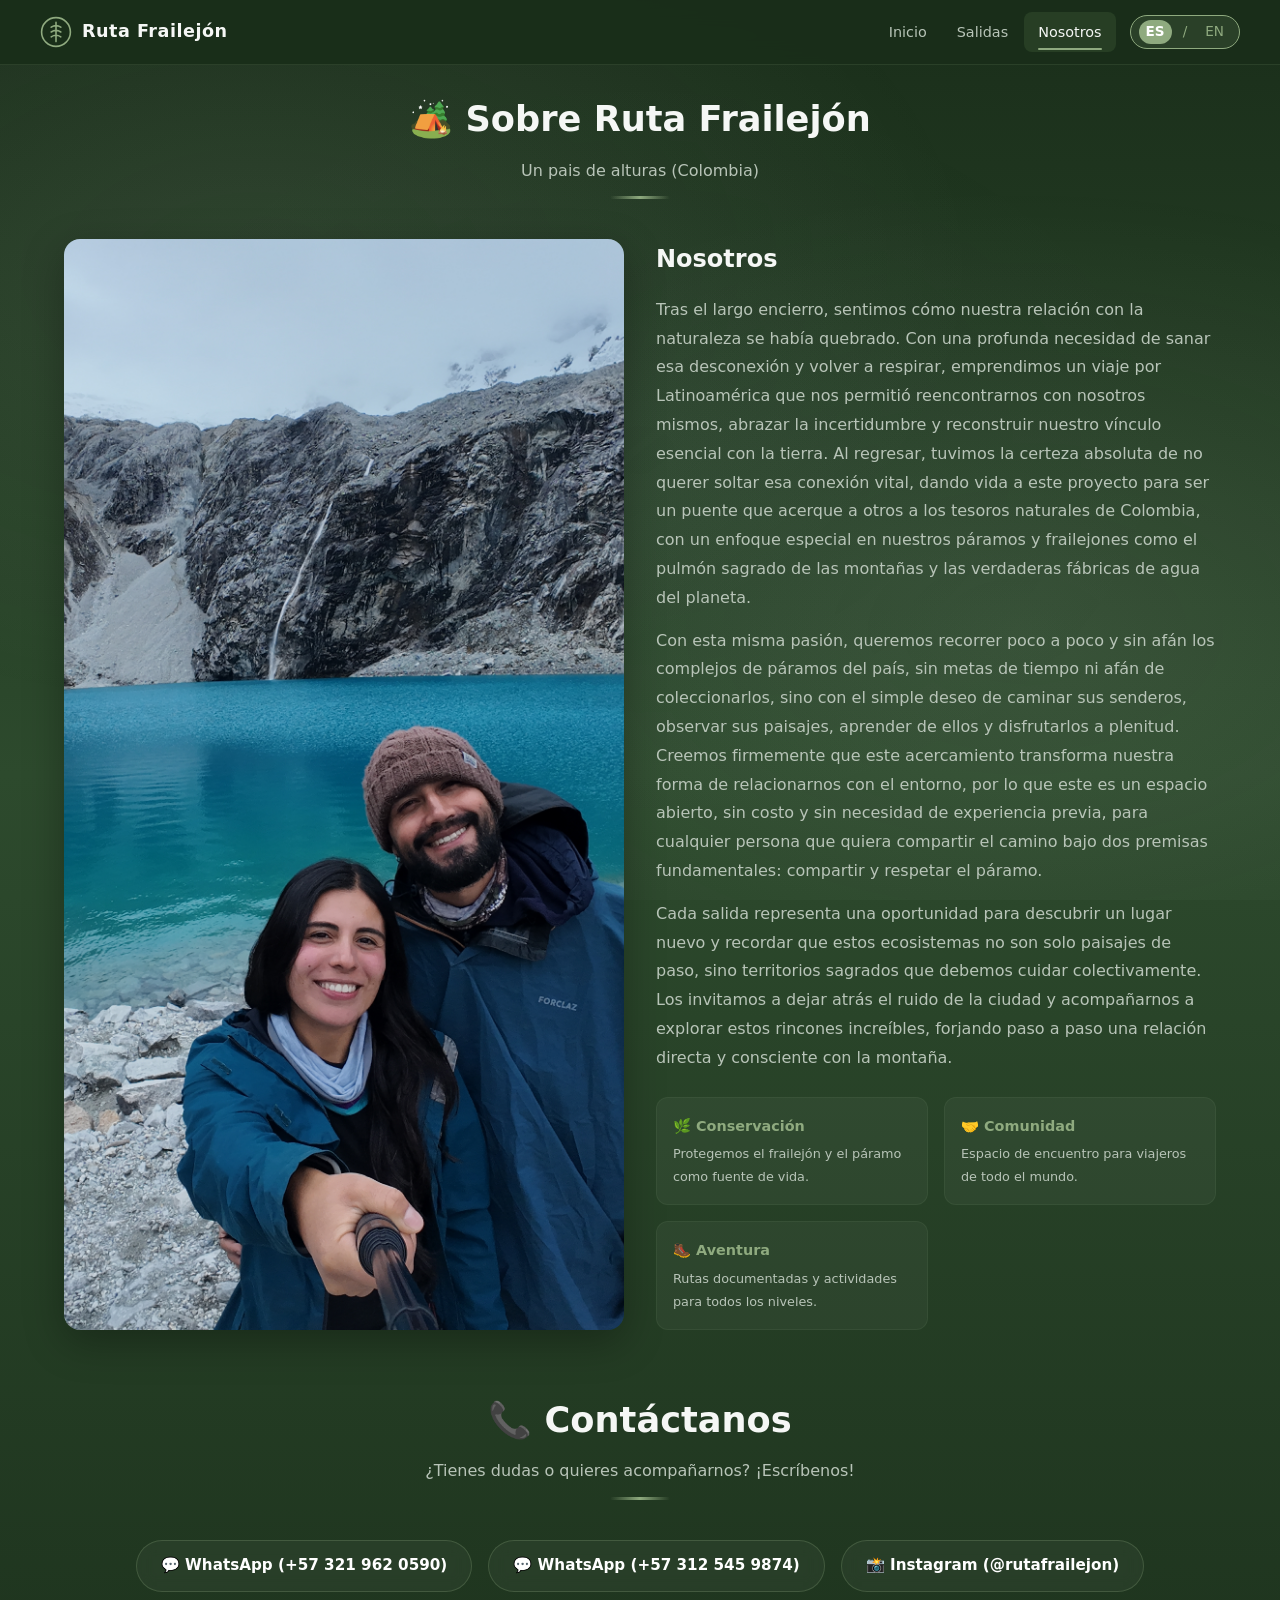
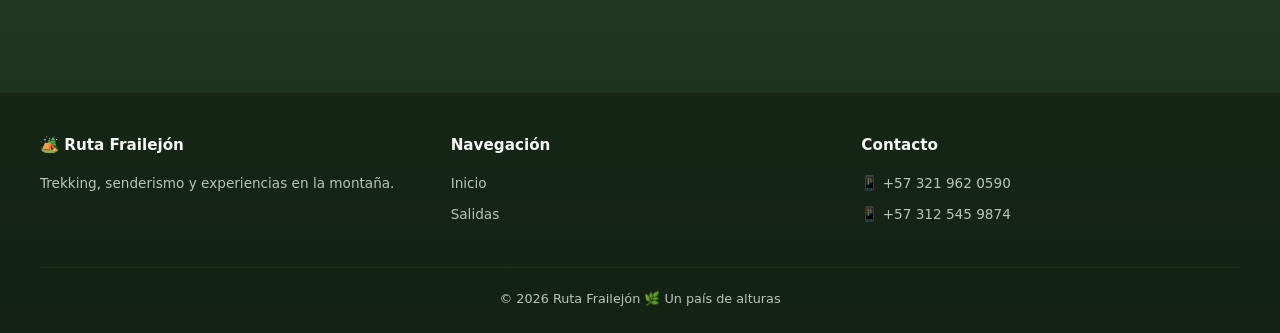
<file: nosotros.html>
<!DOCTYPE html>
<html lang="es">
<head>
  <meta charset="UTF-8">
  <meta name="viewport" content="width=device-width, initial-scale=1.0">
  <title data-i18n="title">Nosotros — Ruta Frailejón</title>
  <meta name="description" data-i18n="meta_desc" content="Conoce Ruta Frailejón. Nuestra historia y valores.">
  <link rel="stylesheet" href="/assets/css/style.css">
  <link rel="icon" type="image/svg+xml" href="/assets/icons/frailejon-icon.svg">
  <style>
    .about-grid {
      display: grid;
      grid-template-columns: 1fr 1fr;
      gap: 32px;
      align-items: stretch;
    }
    .about-image {
      display: flex;
      height: 100%;
    }
    .about-image img {
      width: 100%;
      height: 100%;
      object-fit: cover;
      border-radius: 12px;
    }
    /* Estilos armonizados para los botones de contacto */
    .contact-buttons {
      display: flex;
      gap: 16px;
      justify-content: center;
      flex-wrap: wrap;
      margin-top: 28px;
    }
    .btn-contact {
      padding: 12px 24px;
      border-radius: 50px;
      text-decoration: none;
      font-weight: 600;
      font-size: 0.95rem;
      display: inline-flex;
      align-items: center;
      gap: 10px;
      background: rgba(255, 255, 255, 0.04);
      border: 1px solid rgba(143, 170, 127, 0.25);
      color: #ffffff;
      backdrop-filter: blur(8px);
      transition: all 0.3s ease;
    }
    .btn-contact:hover {
      transform: translateY(-2px);
      box-shadow: 0 6px 20px rgba(0, 0, 0, 0.25);
    }
    .btn-whatsapp:hover {
      background: rgba(37, 211, 102, 0.12);
      border-color: #25D366;
      color: #25D366;
    }
    .btn-instagram:hover {
      background: rgba(225, 48, 108, 0.12);
      border-color: #E1306C;
      color: #E1306C;
    }

    /* ==========================================
       TOGGLE DE IDIOMA
       ========================================== */
    .lang-toggle {
      display: flex;
      align-items: center;
      gap: 4px;
      background: rgba(143, 170, 127, 0.15);
      border: 1px solid #8faa7f;
      border-radius: 20px;
      padding: 4px 8px;
      cursor: pointer;
      font-family: inherit;
      font-size: 0.85rem;
      color: #8faa7f;
      transition: all 0.3s ease;
      margin-left: 12px;
      flex-shrink: 0;
    }
    .lang-toggle:hover {
      background: rgba(143, 170, 127, 0.3);
    }
    .lang-toggle span {
      padding: 2px 7px;
      border-radius: 12px;
      transition: all 0.3s ease;
      line-height: 1.4;
    }
    .lang-toggle .active-lang {
      background: #8faa7f;
      color: #fff;
      font-weight: 600;
    }

    /* ==========================================
       NAVEGACIÓN
       ========================================== */
    .nav-links {
      display: flex;
      align-items: center;
      list-style: none;
      margin: 0;
      padding: 0;
      gap: 2px;
    }
    .nav-links li {
      display: flex;
      align-items: center;
    }
    .nav-links li a {
      padding: 8px 14px;
      border-radius: 8px;
      transition: background 0.2s ease;
      white-space: nowrap;
    }

    /* ==========================================
       MENÚ MÓVIL — compatible con main.js
       ========================================== */
    @media (max-width: 768px) {
      .nav-container {
        position: relative;
      }

      .nav-links {
        position: absolute;
        top: 100%;
        left: 0;
        right: 0;
        background: rgba(18, 28, 18, 0.98);
        backdrop-filter: blur(12px);
        flex-direction: column;
        align-items: stretch;
        padding: 12px 20px 20px;
        gap: 2px;
        border-top: 1px solid rgba(143, 170, 127, 0.15);
        transform: translateY(-10px);
        opacity: 0;
        pointer-events: none;
        transition: all 0.3s ease;
        z-index: 999;
        display: flex !important;
      }

      .nav-links.activo,
      .nav-links.open,
      .nav-links.show {
        transform: translateY(0);
        opacity: 1;
        pointer-events: auto;
      }

      .nav-links li {
        width: 100%;
        justify-content: center;
      }

      .nav-links li a {
        display: block;
        width: 100%;
        padding: 14px 16px;
        text-align: center;
        font-size: 1.1rem;
      }

      .nav-links li a.active {
        background: rgba(143, 170, 127, 0.15);
      }

      /* Toggle de idioma en móvil */
      .lang-toggle-li {
        justify-content: center;
        margin-top: 8px;
        padding-top: 8px;
        border-top: 1px solid rgba(143, 170, 127, 0.1);
      }

      .lang-toggle {
        margin-left: 0;
        font-size: 1rem;
        padding: 6px 12px;
        gap: 6px;
      }

      .lang-toggle span {
        padding: 4px 10px;
        border-radius: 14px;
      }

      /* About grid en móvil */
      .about-grid {
        grid-template-columns: 1fr;
      }
      .about-image {
        height: 300px;
      }
    }
  </style>
<base target="_blank">
<base target="_blank">
</head>
<body>
  <nav class="navbar">
    <div class="nav-container">
      <a href="/" class="nav-logo" target="_self">
        <svg viewBox="0 0 40 40" fill="none" xmlns="http://www.w3.org/2000/svg">
          <circle cx="20" cy="20" r="18" stroke="#8faa7f" stroke-width="2" fill="none"/>
          <path d="M20 8 L20 32 M14 14 Q20 10 26 14 M14 20 Q20 16 26 20 M14 26 Q20 22 26 26" stroke="#8faa7f" stroke-width="2" stroke-linecap="round"/>
        </svg>
        Ruta Frailejón
      </a>
      <ul class="nav-links" id="navLinks">
        <li><a href="/" target="_self" data-i18n="nav_inicio">Inicio</a></li>
        <li><a href="/#salidas" target="_self" data-i18n="nav_salidas">Salidas</a></li>
        <li><a href="/nosotros.html" class="active" target="_self" data-i18n="nav_nosotros">Nosotros</a></li>
        <li class="lang-toggle-li">
          <button class="lang-toggle" id="langToggle" onclick="toggleLanguage()" aria-label="Cambiar idioma">
            <span id="langEs" class="active-lang">ES</span>
            <span>/</span>
            <span id="langEn">EN</span>
          </button>
        </li>
      </ul>
      <button class="nav-mobile-btn" onclick="toggleMenu()" aria-label="Abrir menú">☰</button>
    </div>
  </nav>

  <section class="section" style="padding-top: 24px;">
    <div class="section-header">
      <h2 data-i18n="titulo_sobre">🏔️ Sobre Ruta Frailejón</h2>
      <p data-i18n="subtitulo_sobre">Un pais de alturas (Colombia)</p>
      <div class="section-divider"></div>
    </div>

    <div class="about-grid">
      <div class="about-image">
        <img src="/assets/images/DJI_20250926140031_0190_D.JPG" alt="Alexis y Karen - Laguna 69 (Peru)">
      </div>
      <div class="about-text">
        <h3 data-i18n="titulo_nosotros">Nosotros</h3>
        <p data-i18n="parrafo_1">
          Tras el largo encierro, sentimos cómo nuestra relación con la naturaleza se había quebrado.
          Con una profunda necesidad de sanar esa desconexión y volver a respirar, emprendimos un viaje por Latinoamérica que nos permitió reencontrarnos con nosotros mismos, 
          abrazar la incertidumbre y reconstruir nuestro vínculo esencial con la tierra. Al regresar, tuvimos la certeza absoluta de no querer soltar esa conexión vital,
          dando vida a este proyecto para ser un puente que acerque a otros a los tesoros naturales de Colombia, con un enfoque especial en nuestros páramos y frailejones como 
          el pulmón sagrado de las montañas y las verdaderas fábricas de agua del planeta.
        </p>

        <p data-i18n="parrafo_2">
          Con esta misma pasión, queremos recorrer poco a poco y sin afán los complejos de páramos del país, sin metas de tiempo ni afán de coleccionarlos, 
          sino con el simple deseo de caminar sus senderos, observar sus paisajes, aprender de ellos y disfrutarlos a plenitud. Creemos firmemente que este 
          acercamiento transforma nuestra forma de relacionarnos con el entorno, por lo que este es un espacio abierto, sin costo y sin necesidad de experiencia previa, 
          para cualquier persona que quiera compartir el camino bajo dos premisas fundamentales: compartir y respetar el páramo.
        </p>

        <p data-i18n="parrafo_3">
          Cada salida representa una oportunidad para descubrir un lugar nuevo y recordar que estos ecosistemas no son solo paisajes de paso, 
          sino territorios sagrados que debemos cuidar colectivamente. Los invitamos a dejar atrás el ruido de la ciudad y acompañarnos a explorar
          estos rincones increíbles, forjando paso a paso una relación directa y consciente con la montaña.
        </p>

        <div class="about-values">
          <div class="value-item">
            <h4 data-i18n="val_conservacion_titulo">🌿 Conservación</h4>
            <p data-i18n="val_conservacion_desc">Protegemos el frailejón y el páramo como fuente de vida.</p>
          </div>
          <div class="value-item">
            <h4 data-i18n="val_comunidad_titulo">🤝 Comunidad</h4>
            <p data-i18n="val_comunidad_desc">Espacio de encuentro para viajeros de todo el mundo.</p>
          </div>
          <div class="value-item">
            <h4 data-i18n="val_aventura_titulo">🥾 Aventura</h4>
            <p data-i18n="val_aventura_desc">Rutas documentadas y actividades para todos los niveles.</p>
          </div>
        </div>
      </div>
    </div>

    <!-- Contacto con botones estilizados -->
    <div style="margin-top: 60px; text-align: center;">
      <div class="section-header">
        <h2 data-i18n="titulo_contacto">📞 Contáctanos</h2>
        <p data-i18n="desc_contacto">¿Tienes dudas o quieres acompañarnos? ¡Escríbenos!</p>
        <div class="section-divider"></div>
      </div>

      <div class="contact-buttons">
        <a href="https://wa.me/573219620590" target="_blank" class="btn-contact btn-whatsapp" data-i18n="btn_wa1">
          💬 WhatsApp (+57 321 962 0590)
        </a>
        <a href="https://wa.me/573125459874" target="_blank" class="btn-contact btn-whatsapp" data-i18n="btn_wa2">
          💬 WhatsApp (+57 312 545 9874)
        </a>
        <a href="https://www.instagram.com/rutafrailejon" target="_blank" class="btn-contact btn-instagram" data-i18n="btn_ig">
          📸 Instagram (@rutafrailejon)
        </a>
      </div>
    </div>
  </section>

  <footer class="footer">
    <div class="footer-content">
      <div class="footer-col">
        <h4>🏕️ Ruta Frailejón</h4>
        <p data-i18n="footer_desc">Treking, senderismo y experiencias en la montaña.</p>
      </div>
      <div class="footer-col">
        <h4 data-i18n="footer_nav">Navegación</h4>
        <a href="/" target="_self" data-i18n="nav_inicio">Inicio</a>
        <a href="/#salidas" target="_self" data-i18n="nav_salidas">Salidas</a>
      </div>
      <div class="footer-col">
        <h4 data-i18n="footer_contacto">Contacto</h4>
        <p>📱 +57 321 962 0590</p>
        <p>📱 +57 312 545 9874</p>
      </div>
    </div>
    <div class="footer-bottom">
      <p data-i18n="footer_copy">© 2026 Ruta Frailejón · Hecho con 🌿 en un país de alturas</p>
    </div>
  </footer>

  <script src="/assets/js/main.js"></script>
  <script>
    // ==========================================
    // SISTEMA DE TRADUCCIÓN BILINGÜE
    // ==========================================
    const translations = {
      es: {
        title: "Nosotros — Ruta Frailejón",
        meta_desc: "Conoce Ruta Frailejón. Nuestra historia y valores.",
        nav_inicio: "Inicio",
        nav_salidas: "Salidas",
        nav_nosotros: "Nosotros",
        titulo_sobre: "🏕️ Sobre Ruta Frailejón",
        subtitulo_sobre: "Un pais de alturas (Colombia)",
        titulo_nosotros: "Nosotros",
        parrafo_1: "Tras el largo encierro, sentimos cómo nuestra relación con la naturaleza se había quebrado. Con una profunda necesidad de sanar esa desconexión y volver a respirar, emprendimos un viaje por Latinoamérica que nos permitió reencontrarnos con nosotros mismos, abrazar la incertidumbre y reconstruir nuestro vínculo esencial con la tierra. Al regresar, tuvimos la certeza absoluta de no querer soltar esa conexión vital, dando vida a este proyecto para ser un puente que acerque a otros a los tesoros naturales de Colombia, con un enfoque especial en nuestros páramos y frailejones como el pulmón sagrado de las montañas y las verdaderas fábricas de agua del planeta.",
        parrafo_2: "Con esta misma pasión, queremos recorrer poco a poco y sin afán los complejos de páramos del país, sin metas de tiempo ni afán de coleccionarlos, sino con el simple deseo de caminar sus senderos, observar sus paisajes, aprender de ellos y disfrutarlos a plenitud. Creemos firmemente que este acercamiento transforma nuestra forma de relacionarnos con el entorno, por lo que este es un espacio abierto, sin costo y sin necesidad de experiencia previa, para cualquier persona que quiera compartir el camino bajo dos premisas fundamentales: compartir y respetar el páramo.",
        parrafo_3: "Cada salida representa una oportunidad para descubrir un lugar nuevo y recordar que estos ecosistemas no son solo paisajes de paso, sino territorios sagrados que debemos cuidar colectivamente. Los invitamos a dejar atrás el ruido de la ciudad y acompañarnos a explorar estos rincones increíbles, forjando paso a paso una relación directa y consciente con la montaña.",
        val_conservacion_titulo: "🌿 Conservación",
        val_conservacion_desc: "Protegemos el frailejón y el páramo como fuente de vida.",
        val_comunidad_titulo: "🤝 Comunidad",
        val_comunidad_desc: "Espacio de encuentro para viajeros de todo el mundo.",
        val_aventura_titulo: "🥾 Aventura",
        val_aventura_desc: "Rutas documentadas y actividades para todos los niveles.",
        titulo_contacto: "📞 Contáctanos",
        desc_contacto: "¿Tienes dudas o quieres acompañarnos? ¡Escríbenos!",
        btn_wa1: "💬 WhatsApp (+57 321 962 0590)",
        btn_wa2: "💬 WhatsApp (+57 312 545 9874)",
        btn_ig: "📸 Instagram (@rutafrailejon)",
        footer_desc: "Trekking, senderismo y experiencias en la montaña.",
        footer_nav: "Navegación",
        footer_contacto: "Contacto",
        footer_copy: "© 2026 Ruta Frailejón 🌿 Un país de alturas"
      },
      en: {
        title: "About Us — Ruta Frailejón",
        meta_desc: "Meet Ruta Frailejón. Our story and values.",
        nav_inicio: "Home",
        nav_salidas: "Outings",
        nav_nosotros: "About Us",
        titulo_sobre: "🏕️ About Ruta Frailejón",
        subtitulo_sobre: "A country of heights (Colombia)",
        titulo_nosotros: "About Us",
        parrafo_1: "After the long lockdown, we felt how our relationship with nature had been broken. With a deep need to heal that disconnection and breathe again, we embarked on a journey through Latin America that allowed us to reconnect with ourselves, embrace uncertainty and rebuild our essential bond with the earth. Upon returning, we had the absolute certainty of not wanting to let go of that vital connection, giving life to this project to be a bridge that brings others closer to the natural treasures of Colombia, with a special focus on our moorlands and frailejones as the sacred lungs of the mountains and the true water factories of the planet.",
        parrafo_2: "With this same passion, we want to gradually and unhurriedly traverse the country's moorland complexes, without time goals or the urge to collect them, but with the simple desire to walk their trails, observe their landscapes, learn from them and enjoy them to the fullest. We firmly believe that this approach transforms our way of relating to the environment, which is why this is an open space, free of charge and with no prior experience needed, for anyone who wants to share the path under two fundamental premises: share and respect the moorland.",
        parrafo_3: "Each outing represents an opportunity to discover a new place and remember that these ecosystems are not just passing landscapes, but sacred territories that we must care for collectively. We invite you to leave behind the noise of the city and join us to explore these incredible corners, forging step by step a direct and conscious relationship with the mountain.",
        val_conservacion_titulo: "🌿 Conservation",
        val_conservacion_desc: "We protect the frailejón and the moorland as a source of life.",
        val_comunidad_titulo: "🤝 Community",
        val_comunidad_desc: "A meeting space for travelers from around the world.",
        val_aventura_titulo: "🥾 Adventure",
        val_aventura_desc: "Documented routes and activities for all levels.",
        titulo_contacto: "📞 Contact Us",
        desc_contacto: "Have questions or want to join us? Write to us!",
        btn_wa1: "💬 WhatsApp (+57 321 962 0590)",
        btn_wa2: "💬 WhatsApp (+57 312 545 9874)",
        btn_ig: "📸 Instagram (@rutafrailejon)",
        footer_desc: "Trekking, hiking and mountain experiences.",
        footer_nav: "Navigation",
        footer_contacto: "Contact",
        footer_copy: "© 2026 Ruta Frailejón 🌿 A country of heights"
      }
    };

    let currentLang = localStorage.getItem('rf_lang') || 'es';

    function setLanguage(lang) {
      currentLang = lang;
      localStorage.setItem('rf_lang', lang);
      document.documentElement.lang = lang;

      document.querySelectorAll('[data-i18n]').forEach(el => {
        const key = el.getAttribute('data-i18n');
        if (translations[lang][key]) {
          if (key === 'title') {
            el.textContent = translations[lang][key];
          } else if (key === 'meta_desc') {
            el.setAttribute('content', translations[lang][key]);
          } else {
            el.textContent = translations[lang][key];
          }
        }
      });

      const esSpan = document.getElementById('langEs');
      const enSpan = document.getElementById('langEn');
      if (lang === 'es') {
        esSpan.classList.add('active-lang');
        enSpan.classList.remove('active-lang');
      } else {
        enSpan.classList.add('active-lang');
        esSpan.classList.remove('active-lang');
      }
    }

    function toggleLanguage() {
      const newLang = currentLang === 'es' ? 'en' : 'es';
      setLanguage(newLang);
    }

    document.addEventListener('DOMContentLoaded', () => {
      setLanguage(currentLang);

      // Forzar links internos a abrir en misma pestaña (anula main.js)
      document.querySelectorAll('a').forEach(function(link) {
        var href = link.getAttribute('href') || '';
        if (!href.startsWith('http') && link.getAttribute('target') !== '_blank') {
          link.setAttribute('target', '_self');
        }
      });
    });
  </script>

  <!-- Redefinir toggleMenu() para menú móvil -->
  <script>
    (function() {
      var navLinks = document.getElementById('navLinks');

      window.toggleMenu = function() {
        if (navLinks) {
          navLinks.classList.toggle('activo');
        }
      };

      document.addEventListener('DOMContentLoaded', function() {
        document.querySelectorAll('.nav-links a').forEach(function(link) {
          link.addEventListener('click', function() {
            if (window.innerWidth <= 768 && navLinks) {
              navLinks.classList.remove('activo');
            }
          });
        });
      });
    })();
  </script>
</body>
</html>
</file>
<file: assets/css/style.css>
/* ============================================
   CAMPING FRAILEJÓN — Estilo Páramo & Neblina
   ============================================ */

/* Variables de color — Paleta Frailejón */
:root {
  --verde-oscuro: #1a2e1a;
  --verde-bosque: #2d4a2d;
  --verde-frailejon: #4a6741;
  --verde-claro: #6b8e5e;
  --verde-musgo: #8faa7f;
  --gris-neblina: #b8c4b8;
  --gris-claro: #d4ddd4;
  --blanco-humo: #e8ece8;
  --blanco: #f5f7f5;
  --acento-dorado: #c4a35a;
  --acento-cielo: #7a9eb8;
  --sombra: rgba(0, 0, 0, 0.35);
  --neblina: rgba(232, 236, 232, 0.08);
}

/* Reset básico */
*, *::before, *::after {
  margin: 0;
  padding: 0;
  box-sizing: border-box;
}

html {
  scroll-behavior: smooth;
}

body {
  font-family: 'Segoe UI', system-ui, -apple-system, sans-serif;
  background: linear-gradient(180deg, var(--verde-oscuro) 0%, var(--verde-bosque) 40%, var(--verde-oscuro) 100%);
  color: var(--blanco-humo);
  line-height: 1.7;
  min-height: 100vh;
  overflow-x: hidden;
}

/* Neblina animada de fondo */
body::before {
  content: '';
  position: fixed;
  top: 0;
  left: 0;
  width: 100%;
  height: 100%;
  background:
    radial-gradient(ellipse at 20% 30%, var(--neblina) 0%, transparent 50%),
    radial-gradient(ellipse at 80% 70%, var(--neblina) 0%, transparent 50%),
    radial-gradient(ellipse at 50% 50%, rgba(122, 158, 184, 0.03) 0%, transparent 60%);
  pointer-events: none;
  z-index: -1;
  animation: neblina 20s ease-in-out infinite;
}

@keyframes neblina {
  0%, 100% { opacity: 0.6; transform: translateX(0); }
  50% { opacity: 1; transform: translateX(30px); }
}

/* ============================================
   NAVEGACIÓN
   ============================================ */
.navbar {
  position: sticky;
  top: 0;
  z-index: 1000;
  background: rgba(26, 46, 26, 0.92);
  backdrop-filter: blur(12px);
  border-bottom: 1px solid rgba(138, 170, 127, 0.15);
  padding: 0 24px;
}

.nav-container {
  max-width: 1200px;
  margin: 0 auto;
  display: flex;
  align-items: center;
  justify-content: space-between;
  height: 64px;
}

.nav-logo {
  display: flex;
  align-items: center;
  gap: 10px;
  text-decoration: none;
  color: var(--blanco);
  font-weight: 700;
  font-size: 1.1rem;
  letter-spacing: 0.5px;
}

.nav-logo svg {
  width: 32px;
  height: 32px;
}

.nav-links {
  display: flex;
  gap: 6px;
  list-style: none;
}

.nav-links a {
  color: var(--gris-neblina);
  text-decoration: none;
  padding: 8px 14px;
  border-radius: 8px;
  font-size: 0.9rem;
  font-weight: 500;
  transition: all 0.3s ease;
  position: relative;
}

.nav-links a:hover,
.nav-links a.active {
  color: var(--blanco);
  background: rgba(74, 103, 65, 0.3);
}

.nav-links a.active::after {
  content: '';
  position: absolute;
  bottom: 2px;
  left: 14px;
  right: 14px;
  height: 2px;
  background: var(--verde-musgo);
  border-radius: 1px;
}

.nav-mobile-btn {
  display: none;
  background: none;
  border: none;
  color: var(--blanco);
  font-size: 1.5rem;
  cursor: pointer;
}

/* ============================================
   HERO
   ============================================ */
.hero {
  position: relative;
  min-height: 70vh;
  display: flex;
  align-items: center;
  justify-content: center;
  text-align: center;
  padding: 60px 24px;
  overflow: hidden;
}

.hero::after {
  content: '';
  position: absolute;
  bottom: 0;
  left: 0;
  right: 0;
  height: 200px;
  background: linear-gradient(to top, var(--verde-oscuro), transparent);
  pointer-events: none;
}

.hero-content {
  position: relative;
  z-index: 2;
  max-width: 700px;
}

.hero-icon {
  font-size: 4rem;
  margin-bottom: 16px;
  opacity: 0.9;
}

.hero h1 {
  font-size: clamp(2rem, 5vw, 3.2rem);
  font-weight: 800;
  color: var(--blanco);
  margin-bottom: 12px;
  letter-spacing: -0.5px;
  text-shadow: 0 2px 20px var(--sombra);
}

.hero-subtitle {
  font-size: 1.15rem;
  color: var(--verde-musgo);
  margin-bottom: 8px;
  font-weight: 400;
}

.hero-desc {
  font-size: 1rem;
  color: var(--gris-neblina);
  max-width: 500px;
  margin: 0 auto 28px;
  line-height: 1.8;
}

.hero-btns {
  display: flex;
  gap: 12px;
  justify-content: center;
  flex-wrap: wrap;
}

/* ============================================
   BOTONES
   ============================================ */
.btn {
  display: inline-flex;
  align-items: center;
  gap: 8px;
  padding: 12px 24px;
  border-radius: 10px;
  font-size: 0.95rem;
  font-weight: 600;
  text-decoration: none;
  cursor: pointer;
  border: none;
  transition: all 0.3s ease;
}

.btn-primary {
  background: linear-gradient(135deg, var(--verde-frailejon), var(--verde-claro));
  color: var(--blanco);
  box-shadow: 0 4px 15px rgba(74, 103, 65, 0.3);
}

.btn-primary:hover {
  transform: translateY(-2px);
  box-shadow: 0 6px 20px rgba(74, 103, 65, 0.45);
}

.btn-secondary {
  background: rgba(255, 255, 255, 0.08);
  color: var(--blanco);
  border: 1px solid rgba(138, 170, 127, 0.3);
}

.btn-secondary:hover {
  background: rgba(255, 255, 255, 0.15);
  border-color: rgba(138, 170, 127, 0.5);
}

.btn-small {
  padding: 6px 14px;
  font-size: 0.85rem;
  border-radius: 6px;
  min-width: auto;  /* o simplemente quita cualquier width fijo */
  white-space: nowrap;
}
.btn-instagram {
  background: linear-gradient(45deg, #f09433, #e6683c, #dc2743, #cc2366, #bc1888);
  color: var(--blanco);
  border: none;
}

.btn-instagram:hover {
  filter: brightness(1.15);
  transform: translateY(-1px);
}

.btn-whatsapp {
  background: #25D366;
  color: var(--blanco);
  border: none;
}

.btn-whatsapp:hover {
  background: #1ebe57;
  transform: translateY(-1px);
}

/* ============================================
   SECCIONES
   ============================================ */
.section {
  max-width: 1200px;
  margin: 0 auto;
  padding: 60px 24px;
}

.section-header {
  text-align: center;
  margin-bottom: 40px;
}

.section-header h2 {
  font-size: clamp(1.6rem, 4vw, 2.2rem);
  color: var(--blanco);
  margin-bottom: 8px;
  font-weight: 700;
}

.section-header p {
  color: var(--gris-neblina);
  font-size: 1rem;
  max-width: 500px;
  margin: 0 auto;
}

.section-divider {
  width: 60px;
  height: 3px;
  background: linear-gradient(90deg, transparent, var(--verde-musgo), transparent);
  margin: 12px auto 0;
  border-radius: 2px;
}

/* ============================================
   CARDS
   ============================================ */
.cards-grid {
  display: grid;
  grid-template-columns: repeat(auto-fill, minmax(300px, 1fr));
  gap: 24px;
}

.card {
  background: rgba(255, 255, 255, 0.04);
  border: 1px solid rgba(138, 170, 127, 0.12);
  border-radius: 16px;
  overflow: hidden;
  transition: all 0.4s ease;
  display: flex;
  flex-direction: column;
}

.card:hover {
  transform: translateY(-4px);
  border-color: rgba(138, 170, 127, 0.3);
  box-shadow: 0 12px 40px rgba(0, 0, 0, 0.3);
}

.card-image {
  width: 100%;
  height: 200px;
  object-fit: cover;
  display: block;
}

.card-body {
  padding: 20px;
  flex: 1;
  display: flex;
  flex-direction: column;
}

.card-tag {
  display: inline-block;
  padding: 3px 10px;
  border-radius: 20px;
  font-size: 0.7rem;
  font-weight: 600;
  text-transform: uppercase;
  letter-spacing: 0.5px;
  margin-bottom: 10px;
  width: fit-content;
}

.tag-salida { background: rgba(74, 103, 65, 0.3); color: var(--verde-musgo); }
.tag-actividad { background: rgba(196, 163, 90, 0.2); color: var(--acento-dorado); }
.tag-evento { background: rgba(122, 158, 184, 0.2); color: var(--acento-cielo); }
.tag-facil { background: rgba(107, 142, 94, 0.25); color: #a5d6a7; }
.tag-moderada { background: rgba(196, 163, 90, 0.2); color: var(--acento-dorado); }
.tag-dificil { background: rgba(183, 90, 90, 0.2); color: #e57373; }

.card h3 {
  font-size: 1.15rem;
  color: var(--blanco);
  margin-bottom: 8px;
  font-weight: 600;
}

.card-meta {
  display: flex;
  gap: 12px;
  font-size: 0.8rem;
  color: var(--gris-neblina);
  margin-bottom: 10px;
  flex-wrap: wrap;
}

.card-meta span {
  display: flex;
  align-items: center;
  gap: 4px;
}

.card p {
  font-size: 0.9rem;
  color: var(--gris-neblina);
  line-height: 1.6;
  flex: 1;
}

.card-footer {
  display: flex;
  align-items: center;
  justify-content: space-between;
  flex-wrap: wrap;
  gap: 10px;
  margin-top: auto;
  padding-top: 16px;
  border-top: 1px solid var(--gris-neblina);
}

.card-actions {
  display: flex;
  gap: 8px;
  flex-wrap: wrap;
}

/* ============================================
   MAPA
   ============================================ */
.map-container {
  width: 100%;
  height: 500px;
  border-radius: 16px;
  overflow: hidden;
  border: 1px solid rgba(138, 170, 127, 0.15);
  box-shadow: 0 8px 30px rgba(0, 0, 0, 0.3);
}

/* Estilos Leaflet personalizados */
.leaflet-popup-content-wrapper {
  background: var(--verde-oscuro);
  border: 1px solid rgba(138, 170, 127, 0.2);
  border-radius: 12px;
  color: var(--blanco-humo);
}

.leaflet-popup-tip {
  background: var(--verde-oscuro);
}

/* ============================================
   GALERÍA
   ============================================ */
.gallery-grid {
  display: grid;
  grid-template-columns: repeat(auto-fill, minmax(260px, 1fr));
  gap: 16px;
}

.gallery-item {
  position: relative;
  border-radius: 12px;
  overflow: hidden;
  aspect-ratio: 4/3;
  cursor: pointer;
  transition: all 0.4s ease;
}

.gallery-item:hover {
  transform: scale(1.02);
}

.gallery-item img {
  width: 100%;
  height: 100%;
  object-fit: cover;
  transition: transform 0.5s ease;
}

.gallery-item:hover img {
  transform: scale(1.08);
}

.gallery-overlay {
  position: absolute;
  bottom: 0;
  left: 0;
  right: 0;
  padding: 20px 14px 14px;
  background: linear-gradient(to top, rgba(0,0,0,0.7), transparent);
  opacity: 0;
  transition: opacity 0.3s ease;
}

.gallery-item:hover .gallery-overlay {
  opacity: 1;
}

.gallery-overlay h4 {
  font-size: 0.9rem;
  color: var(--blanco);
  margin-bottom: 2px;
}

.gallery-overlay p {
  font-size: 0.75rem;
  color: var(--gris-neblina);
}

/* ============================================
   INSTAGRAM EMBED
   ============================================ */
.instagram-section {
  background: rgba(255, 255, 255, 0.02);
  border-radius: 16px;
  padding: 32px;
  border: 1px solid rgba(138, 170, 127, 0.1);
  text-align: center;
}

.instagram-placeholder {
  padding: 60px 20px;
  border: 2px dashed rgba(138, 170, 127, 0.2);
  border-radius: 12px;
  color: var(--gris-neblina);
}

.instagram-placeholder a {
  color: var(--verde-musgo);
  text-decoration: none;
}

/* ============================================
   NOSOTROS
   ============================================ */
.about-grid {
  display: grid;
  grid-template-columns: 1fr 1fr;
  gap: 48px;
  align-items: center;
}

.about-image {
  border-radius: 16px;
  overflow: hidden;
  box-shadow: 0 12px 40px rgba(0, 0, 0, 0.3);
}

.about-image img {
  width: 100%;
  height: auto;
  display: block;
}

.about-text h3 {
  font-size: 1.5rem;
  color: var(--blanco);
  margin-bottom: 16px;
}

.about-text p {
  color: var(--gris-neblina);
  margin-bottom: 14px;
  line-height: 1.8;
}

.about-values {
  display: grid;
  grid-template-columns: 1fr 1fr;
  gap: 16px;
  margin-top: 24px;
}

.value-item {
  background: rgba(255, 255, 255, 0.04);
  padding: 16px;
  border-radius: 12px;
  border: 1px solid rgba(138, 170, 127, 0.1);
}

.value-item h4 {
  color: var(--verde-musgo);
  font-size: 0.9rem;
  margin-bottom: 4px;
}

.value-item p {
  font-size: 0.8rem;
  color: var(--gris-neblina);
  margin: 0;
}

/* ============================================
   FOOTER
   ============================================ */
.footer {
  background: rgba(0, 0, 0, 0.25);
  border-top: 1px solid rgba(138, 170, 127, 0.1);
  padding: 40px 24px 24px;
  margin-top: 40px;
}

.footer-content {
  max-width: 1200px;
  margin: 0 auto;
  display: grid;
  grid-template-columns: repeat(auto-fit, minmax(200px, 1fr));
  gap: 32px;
}

.footer-col h4 {
  color: var(--blanco);
  font-size: 0.95rem;
  margin-bottom: 14px;
}

.footer-col a,
.footer-col p {
  color: var(--gris-neblina);
  text-decoration: none;
  font-size: 0.85rem;
  display: block;
  margin-bottom: 8px;
  transition: color 0.2s;
}

.footer-col a:hover {
  color: var(--verde-musgo);
}

.footer-bottom {
  max-width: 1200px;
  margin: 32px auto 0;
  padding-top: 20px;
  border-top: 1px solid rgba(138, 170, 127, 0.1);
  text-align: center;
  font-size: 0.8rem;
  color: var(--gris-neblina);
}

/* ============================================
   RESPONSIVE
   ============================================ */
@media (max-width: 768px) {
  .nav-links {
    display: none;
    position: absolute;
    top: 64px;
    left: 0;
    right: 0;
    background: rgba(26, 46, 26, 0.98);
    flex-direction: column;
    padding: 16px;
    gap: 4px;
    border-bottom: 1px solid rgba(138, 170, 127, 0.15);
  }

  .nav-links.active {
    display: flex;
  }

  .nav-mobile-btn {
    display: block;
  }

  .about-grid {
    grid-template-columns: 1fr;
  }

  .about-values {
    grid-template-columns: 1fr;
  }

  .map-container {
    height: 350px;
  }

  .hero {
    min-height: 50vh;
    padding: 40px 20px;
  }
}

/* ============================================
   ANIMACIONES
   ============================================ */
@keyframes fadeInUp {
  from {
    opacity: 0;
    transform: translateY(20px);
  }
  to {
    opacity: 1;
    transform: translateY(0);
  }
}

.fade-in {
  animation: fadeInUp 0.6s ease forwards;
}

/* Scrollbar personalizada */
::-webkit-scrollbar {
  width: 8px;
}

::-webkit-scrollbar-track {
  background: var(--verde-oscuro);
}

::-webkit-scrollbar-thumb {
  background: var(--verde-frailejon);
  border-radius: 4px;
}

::-webkit-scrollbar-thumb:hover {
  background: var(--verde-claro);
}


/* ============================================
   VIDEO HERO — Páramo & Neblina
   ============================================ */

.hero-video {
  position: relative;
  min-height: 85vh;
  overflow: hidden;
  display: flex;
  align-items: center;
  justify-content: center;
}

.hero-video-container {
  position: absolute;
  top: 0;
  left: 0;
  width: 100%;
  height: 100%;
  z-index: 0;
}

.hero-video-container video {
  width: 100%;
  height: 100%;
  object-fit: cover;
  filter: saturate(0.8) contrast(1.1);
}

/* Velo verde-neblina encima del video */
.hero-video-overlay {
  position: absolute;
  top: 0;
  left: 0;
  width: 100%;
  height: 100%;
  background: linear-gradient(
    180deg,
    rgba(26, 46, 26, 0.4) 0%,
    rgba(26, 46, 26, 0.6) 50%,
    rgba(26, 46, 26, 0.85) 100%
  );
  z-index: 1;
}

/* Neblina animada extra sobre el video */
.hero-video-overlay::after {
  content: '';
  position: absolute;
  top: 0;
  left: 0;
  width: 100%;
  height: 100%;
  background:
    radial-gradient(ellipse at 30% 40%, rgba(232, 236, 232, 0.12) 0%, transparent 50%),
    radial-gradient(ellipse at 70% 60%, rgba(232, 236, 232, 0.08) 0%, transparent 50%);
  animation: neblina 15s ease-in-out infinite;
}

.hero-video .hero-content {
  position: relative;
  z-index: 2;
}

/* En móvil: reducir altura para que no pese tanto */
@media (max-width: 768px) {
  .hero-video {
    min-height: 60vh;
  }
  .hero-video-container video {
    object-position: center;
  }
}

/* ============================================
   MODAL DE DETALLES — Ruta Frailejón
   ============================================ */

.modal-overlay {
  display: none;
  position: fixed;
  inset: 0;
  background: rgba(10, 20, 10, 0.85);
  backdrop-filter: blur(4px);
  z-index: 1000;
  justify-content: center;
  align-items: center;
  padding: 20px;
  opacity: 0;
  transition: opacity 0.3s ease;
}

.modal-overlay.activo {
  display: flex;
  opacity: 1;
}

.modal-box {
  background: linear-gradient(180deg, var(--verde-bosque) 0%, var(--verde-oscuro) 100%);
  border: 1px solid var(--verde-frailejon);
  border-radius: 16px;
  padding: 32px 28px;
  max-width: 380px;
  width: 100%;
  text-align: center;
  position: relative;
  box-shadow: 0 20px 60px var(--sombra);
  transform: translateY(20px);
  transition: transform 0.3s ease;
}

.modal-overlay.activo .modal-box {
  transform: translateY(0);
}

.modal-close {
  position: absolute;
  top: 12px;
  right: 16px;
  background: none;
  border: none;
  color: var(--gris-neblina);
  font-size: 1.3rem;
  cursor: pointer;
  padding: 4px;
  line-height: 1;
  transition: color 0.2s;
}

.modal-close:hover {
  color: var(--blanco);
}

.modal-icon {
  font-size: 2.8rem;
  margin-bottom: 8px;
}

.modal-titulo {
  color: var(--blanco);
  font-size: 1.3rem;
  margin: 0 0 6px 0;
}

.modal-subtitulo {
  color: var(--gris-neblina);
  font-size: 0.95rem;
  margin: 0 0 24px 0;
}

.modal-botones {
  display: flex;
  flex-direction: column;
  gap: 12px;
}

.btn-modal {
  display: flex;
  align-items: center;
  justify-content: center;
  gap: 10px;
  padding: 14px 20px;
  border-radius: 10px;
  text-decoration: none;
  font-weight: 600;
  font-size: 0.95rem;
  transition: all 0.2s ease;
  border: none;
  cursor: pointer;
}

.btn-modal:hover {
  transform: translateY(-2px);
  filter: brightness(1.1);
}

.btn-instagram {
  background: linear-gradient(45deg, #f09433, #e6683c, #dc2743, #cc2366, #bc1888);
  color: var(--blanco);
}

.btn-whatsapp {
  background: #25D366;
  color: var(--blanco);
}

.btn-whatsapp:hover {
  background: #1ebe57;
}

.modal-nota {
  color: var(--verde-claro);
  font-size: 0.8rem;
  margin-top: 18px;
  opacity: 0.8;
}

/* Ajuste para que el botón de detalles en la card funcione bien */
.card-footer .btn-small {
  border: none;
  cursor: pointer;
  font-family: inherit;
}
</file>
